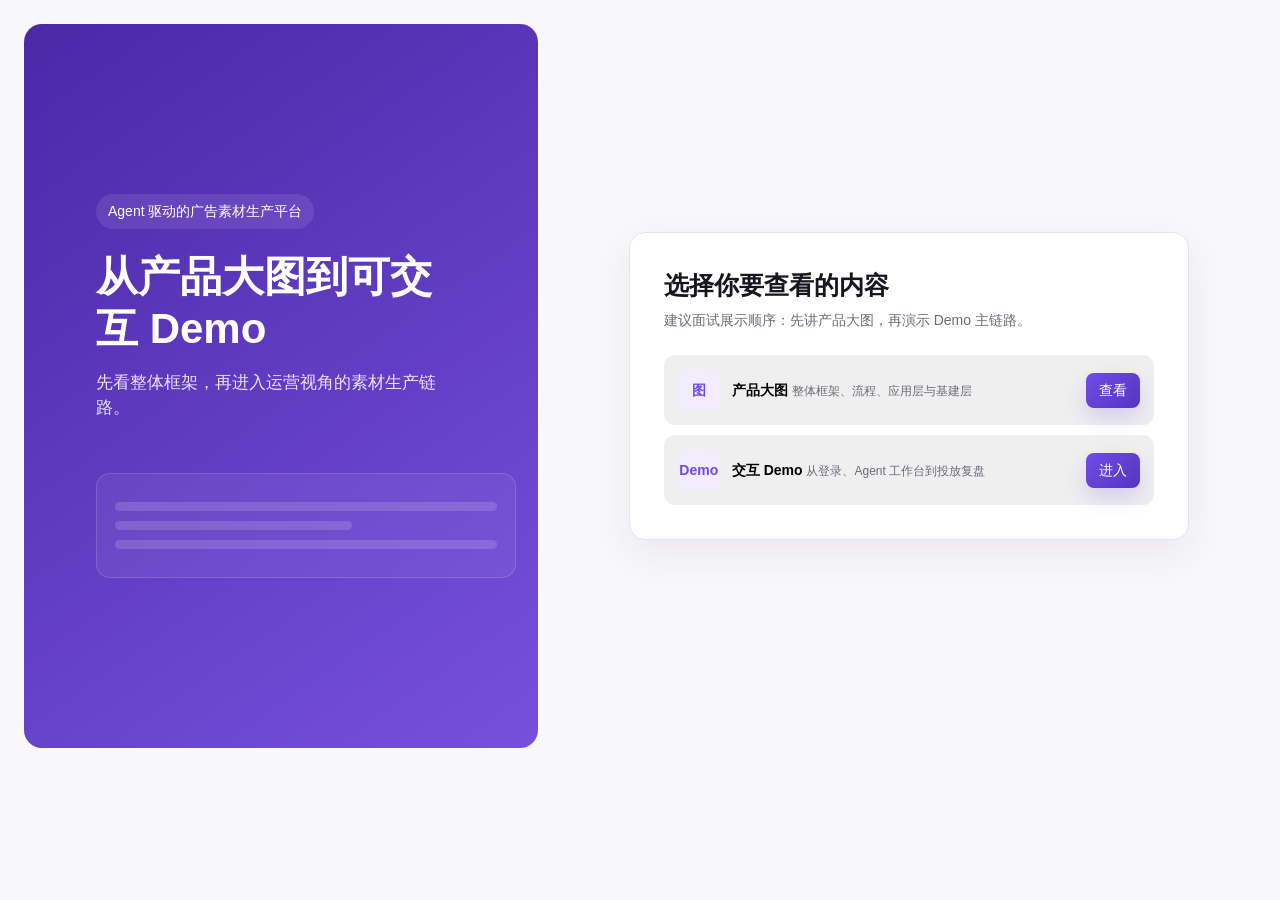
<file: index.html>
<!doctype html>
<html lang="zh-CN">
<head>
  <meta charset="utf-8">
  <meta name="viewport" content="width=device-width,initial-scale=1">
  <title>Agent 广告素材生产平台</title>
  <link rel="stylesheet" href="styles.css">
</head>
<body class="auth-page">
  <main class="auth-main">
    <section class="auth-hero">
      <span class="hero-chip">Agent 驱动的广告素材生产平台</span>
      <h1>从产品大图到可交互 Demo</h1>
      <p>先看整体框架，再进入运营视角的素材生产链路。</p>
      <div class="hero-ghost">
        <div class="ghost-line"></div>
        <div class="ghost-line short"></div>
        <div class="ghost-line"></div>
      </div>
    </section>

    <section class="auth-side">
      <div class="auth-card wide">
        <h2>选择你要查看的内容</h2>
        <p class="sub">建议面试展示顺序：先讲产品大图，再演示 Demo 主链路。</p>
        <div class="space-list">
          <button class="space-card workspace-button" onclick="location.href='product-map/index.html'">
            <span class="space-logo">图</span>
            <span>
              <span class="space-name">产品大图</span>
              <span class="space-meta">整体框架、流程、应用层与基建层</span>
            </span>
            <span class="enter">查看</span>
          </button>
          <button class="space-card workspace-button" onclick="location.href='01-login.html'">
            <span class="space-logo">Demo</span>
            <span>
              <span class="space-name">交互 Demo</span>
              <span class="space-meta">从登录、Agent 工作台到投放复盘</span>
            </span>
            <span class="enter">进入</span>
          </button>
        </div>
      </div>
    </section>
  </main>
</body>
</html>
</file>
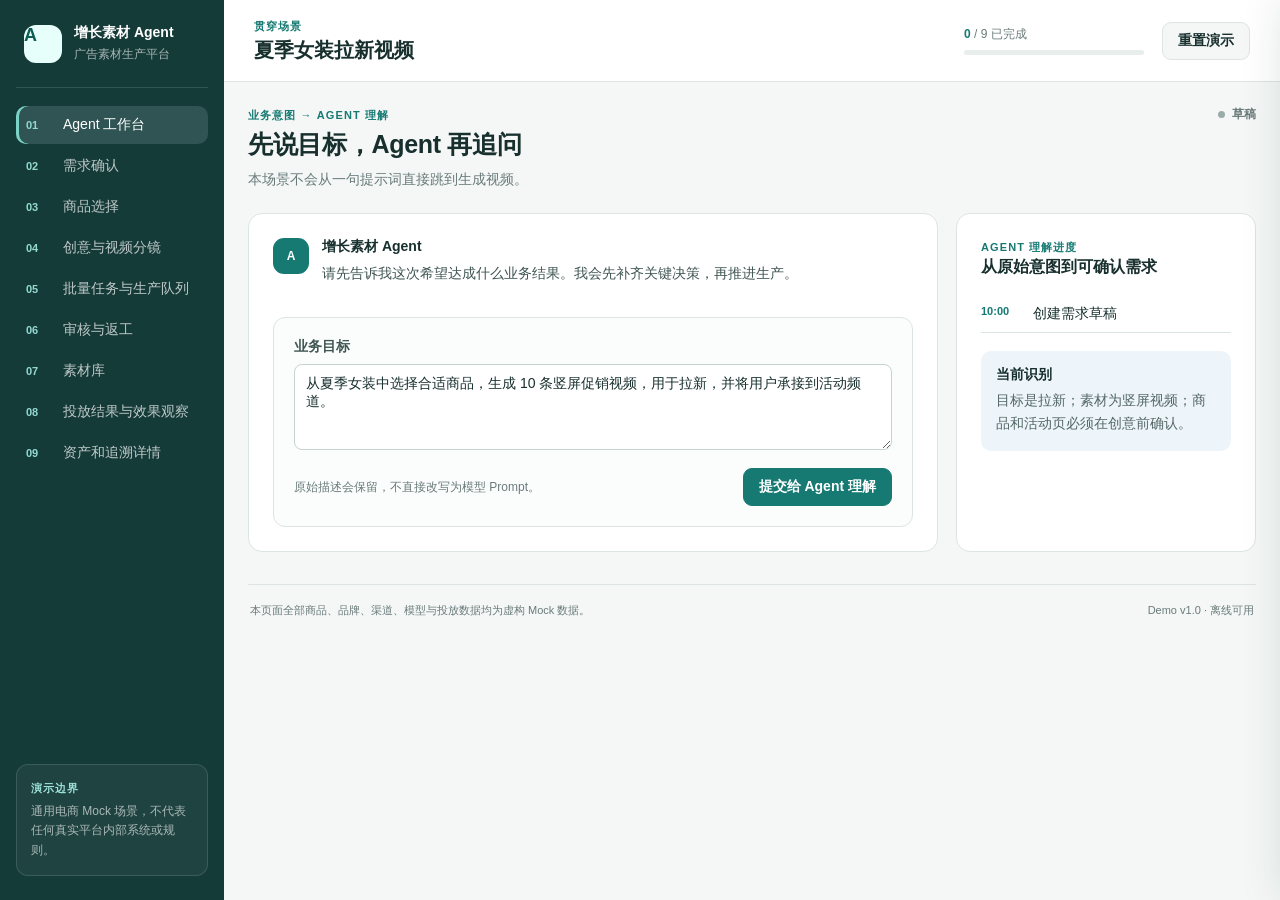
<file: demo/index.html>
<!doctype html>
<html lang="zh-CN">
<head>
  <meta charset="utf-8" />
  <meta name="viewport" content="width=device-width, initial-scale=1" />
  <meta name="description" content="Agent 驱动的广告素材生产平台交互演示" />
  <title>Agent 广告素材生产平台 Demo</title>
  <link rel="stylesheet" href="styles.css" />
</head>
<body>
  <a class="skip-link" href="#workspace">跳到主要内容</a>
  <div class="app-shell">
    <aside class="sidebar" aria-label="主导航">
      <div class="brand">
        <span class="brand-mark" aria-hidden="true">A</span>
        <div><strong>增长素材 Agent</strong><span>广告素材生产平台</span></div>
      </div>
      <nav id="main-nav"></nav>
      <div class="sidebar-note">
        <span class="eyebrow">演示边界</span>
        <p>通用电商 Mock 场景，不代表任何真实平台内部系统或规则。</p>
      </div>
    </aside>

    <div class="app-main">
      <header class="topbar">
        <div>
          <p class="eyebrow">贯穿场景</p>
          <h1 id="page-title">夏季女装拉新视频</h1>
        </div>
        <div class="topbar-actions">
          <div class="case-progress" id="case-progress" aria-label="演示进度"></div>
          <button class="button button-ghost" id="reset-demo" type="button">重置演示</button>
        </div>
      </header>

      <main id="workspace" tabindex="-1"></main>
    </div>
  </div>

  <div class="drawer-backdrop" id="drawer-backdrop" hidden></div>
  <aside class="drawer" id="detail-drawer" role="dialog" aria-modal="true" aria-labelledby="drawer-title" aria-hidden="true" hidden>
    <div class="drawer-header">
      <div><p class="eyebrow" id="drawer-eyebrow">详情</p><h2 id="drawer-title">详情</h2></div>
      <button class="icon-button" id="close-drawer" type="button" aria-label="关闭详情">×</button>
    </div>
    <div class="drawer-body" id="drawer-body"></div>
  </aside>

  <div class="toast" id="toast" role="status" aria-live="polite" aria-atomic="true"></div>
  <div class="sr-only" id="live-region" aria-live="polite"></div>

  <script src="data/mock-data.js"></script>
  <script src="data/scenario.js"></script>
  <script src="state-machine.js"></script>
  <script src="components/ui.js"></script>
  <script src="app.js"></script>
</body>
</html>
</file>
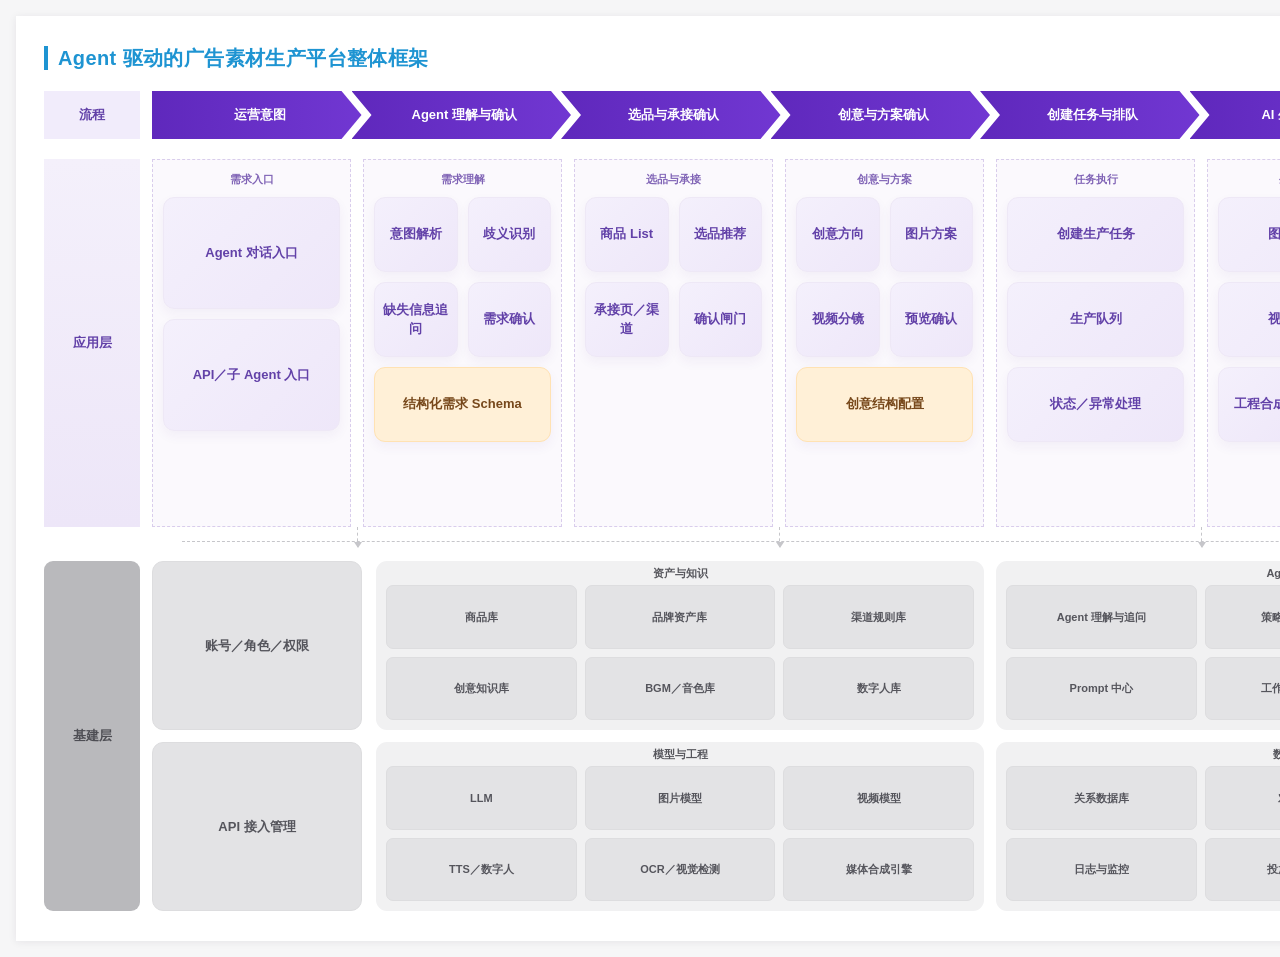
<file: product-map/index.html>
<!doctype html>
<html lang="zh-CN">
  <head>
    <meta charset="utf-8" />
    <meta name="viewport" content="width=device-width, initial-scale=1" />
    <meta name="description" content="Agent 驱动的广告素材生产平台整体产品框架" />
    <title>Agent 驱动的广告素材生产平台整体框架</title>
    <link rel="stylesheet" href="styles.css" />
  </head>
  <body>
    <main class="poster-scroll" aria-labelledby="poster-title">
      <article class="poster">
        <header class="poster-header">
          <span class="title-rule" aria-hidden="true"></span>
          <h1 id="poster-title">Agent 驱动的广告素材生产平台整体框架</h1>
        </header>

        <section class="flow-row" aria-label="业务流程">
          <div class="section-label section-label-flow">流程</div>
          <ol id="flow-track" class="flow-track"></ol>
        </section>

        <section class="layer-row application-row" aria-labelledby="application-title">
          <h2 id="application-title" class="section-label section-label-app">应用层</h2>
          <div id="application-grid" class="application-grid"></div>
        </section>

        <div class="bridge" aria-hidden="true">
          <span></span><i></i><i></i><i></i><i></i>
        </div>

        <section class="layer-row foundation-row" aria-labelledby="foundation-title">
          <h2 id="foundation-title" class="section-label section-label-foundation">基建层</h2>
          <div class="foundation-layout">
            <div id="access-stack" class="access-stack"></div>
            <div id="capability-stack" class="capability-stack"></div>
            <div id="governance-stack" class="governance-stack"></div>
          </div>
        </section>
      </article>
    </main>

    <script src="data/product-map.js"></script>
    <script src="app.js"></script>
  </body>
</html>
</file>
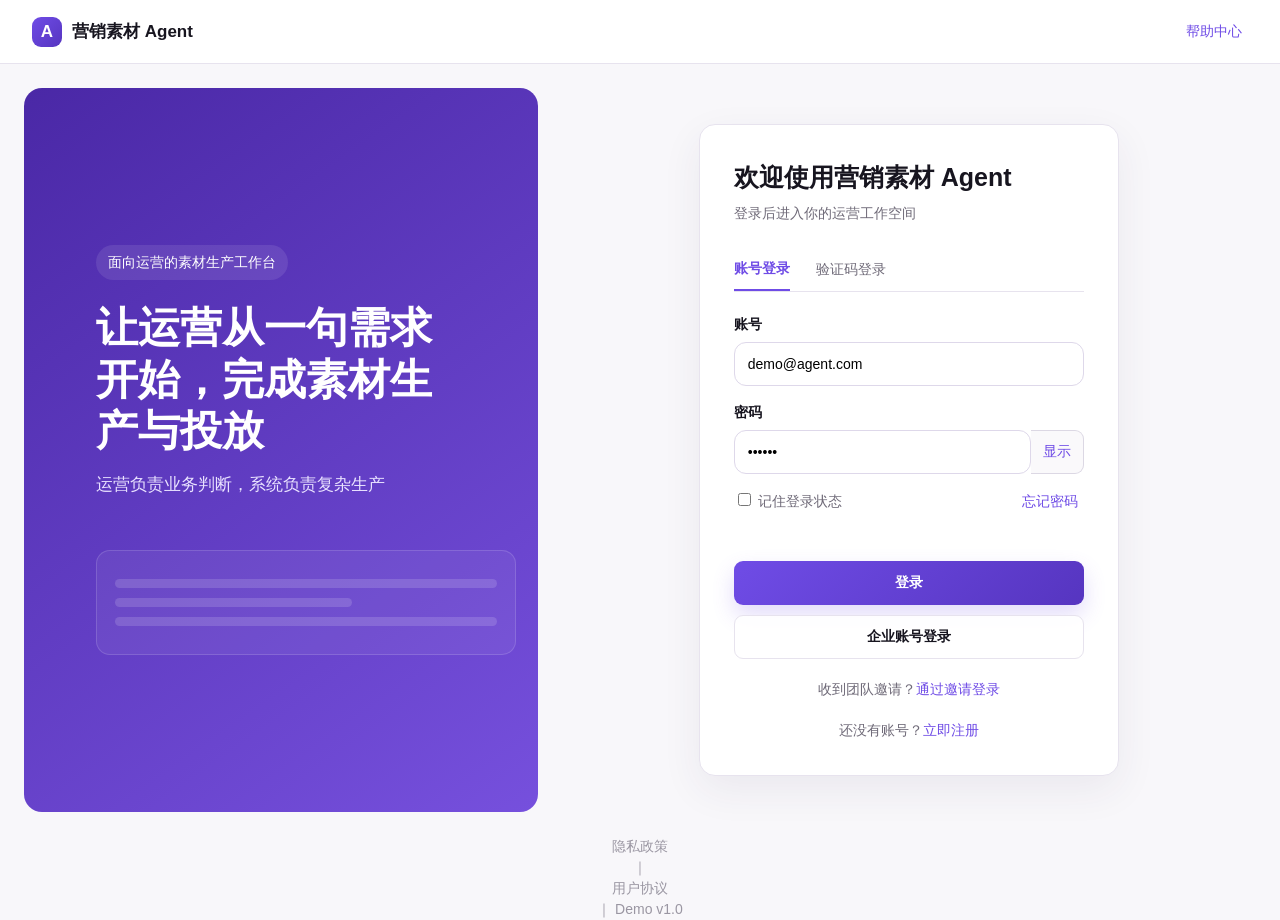
<file: 01-login.html>
<!doctype html>
<html lang="zh-CN">
<head>
  <meta charset="utf-8">
  <meta name="viewport" content="width=device-width, initial-scale=1">
  <title>登录｜营销素材 Agent</title>
  <link rel="stylesheet" href="styles.css">
</head>
<body class="auth-page" data-page="login">
  <header class="auth-top">
    <div class="brand"><span class="brand-mark">A</span>营销素材 Agent</div>
    <button class="text-link" type="button" data-open-dialog="help-dialog">帮助中心</button>
  </header>
  <main class="auth-main">
    <section class="auth-hero">
      <span class="hero-chip">面向运营的素材生产工作台</span>
      <h1>让运营从一句需求开始，完成素材生产与投放</h1>
      <p>运营负责业务判断，系统负责复杂生产</p>
      <div class="hero-ghost" aria-hidden="true"><div class="ghost-line"></div><div class="ghost-line short"></div><div class="ghost-line"></div></div>
    </section>

    <section class="auth-side">
      <div class="auth-card">
        <div id="login-view">
          <h2>欢迎使用营销素材 Agent</h2>
          <p class="sub">登录后进入你的运营工作空间</p>
          <div class="tabs">
            <button class="tab tab-button active" type="button" data-auth-view="account">账号登录</button>
            <button class="tab tab-button" type="button" data-auth-view="code">验证码登录</button>
          </div>

          <form id="account-form">
            <div class="field"><label for="account">账号</label><input id="account" value="demo@agent.com" placeholder="手机号或邮箱"></div>
            <div class="field"><label for="password">密码</label><div class="input-action"><input id="password" value="123456" type="password" placeholder="请输入密码"><button type="button" id="toggle-password">显示</button></div></div>
            <div class="form-row"><label><input type="checkbox" id="remember"> 记住登录状态</label><button class="text-link" type="button" data-open-dialog="forgot-dialog">忘记密码</button></div>
            <p class="form-message" id="account-message"></p>
            <button class="primary" id="login-button" type="submit">登录</button>
            <button class="secondary" id="enterprise-login" type="button">企业账号登录</button>
          </form>

          <form id="code-form" hidden>
            <div class="field"><label for="code-account">手机号或邮箱</label><input id="code-account" placeholder="请输入手机号或邮箱"></div>
            <div class="field"><label for="login-code">验证码</label><div class="input-action"><input id="login-code" placeholder="请输入验证码"><button type="button" data-send-code="login">获取验证码</button></div></div>
            <p class="form-message" id="code-message"></p>
            <button class="primary" type="submit">登录</button>
          </form>

          <p class="auth-note">收到团队邀请？<button class="text-link inline-button" type="button" data-open-dialog="invite-login-dialog">通过邀请登录</button></p>
          <p class="auth-note">还没有账号？<button class="text-link inline-button" id="show-register" type="button">立即注册</button></p>
        </div>

        <form id="register-view" hidden>
          <h2>创建账号</h2><p class="sub">注册后进入工作空间选择</p>
          <div class="field"><label for="register-name">姓名</label><input id="register-name" placeholder="请输入姓名"></div>
          <div class="field"><label for="register-account">手机号或邮箱</label><input id="register-account" placeholder="请输入手机号或邮箱"></div>
          <div class="field"><label for="register-code">验证码</label><div class="input-action"><input id="register-code" placeholder="请输入验证码"><button type="button" data-send-code="register">获取验证码</button></div></div>
          <div class="field"><label for="register-password">密码</label><input id="register-password" type="password" placeholder="请输入密码"></div>
          <div class="field"><label for="register-confirm">确认密码</label><input id="register-confirm" type="password" placeholder="再次输入密码"></div>
          <label><input id="register-agree" type="checkbox"> 我已阅读并同意用户协议和隐私政策</label>
          <p class="form-message" id="register-message"></p>
          <button class="primary" type="submit">注册并继续</button>
          <button class="secondary" id="back-login" type="button">返回登录</button>
        </form>
      </div>
    </section>
  </main>

  <footer class="auth-footer"><button class="footer-link" data-open-dialog="legal-dialog" type="button">隐私政策</button>｜<button class="footer-link" data-open-dialog="legal-dialog" type="button">用户协议</button>｜ Demo v1.0</footer>

  <dialog id="help-dialog"><h3>帮助中心</h3><p>演示账号：demo@agent.com<br>演示密码：123456</p><button class="primary" type="button" data-close-dialog>知道了</button></dialog>
  <dialog id="legal-dialog"><h3>协议说明</h3><p>当前为产品演示页面，不会提交真实账号或个人信息。</p><button class="primary" type="button" data-close-dialog>关闭</button></dialog>
  <dialog id="forgot-dialog">
    <form id="forgot-form"><h3>重置密码</h3><div class="field"><label for="forgot-account">手机号或邮箱</label><input id="forgot-account" required></div><div class="field"><label for="forgot-code">验证码</label><div class="input-action"><input id="forgot-code" required><button type="button" data-send-code="forgot">获取验证码</button></div></div><div class="field"><label for="new-password">新密码</label><input id="new-password" type="password" required></div><p class="form-message" id="forgot-message"></p><div class="dialog-actions"><button class="secondary" type="button" data-close-dialog>取消</button><button class="primary" type="submit">确认重置</button></div></form>
  </dialog>
  <dialog id="invite-login-dialog">
    <form id="invite-login-form"><h3>通过邀请登录</h3><div class="field"><label for="invite-login-code">团队邀请码</label><input id="invite-login-code" placeholder="例如：XH2026"></div><p class="form-message" id="invite-login-message"></p><div class="dialog-actions"><button class="secondary" type="button" data-close-dialog>取消</button><button class="primary" type="submit">确认并登录</button></div></form>
  </dialog>
  <script src="auth.js"></script>
</body>
</html>
</file>
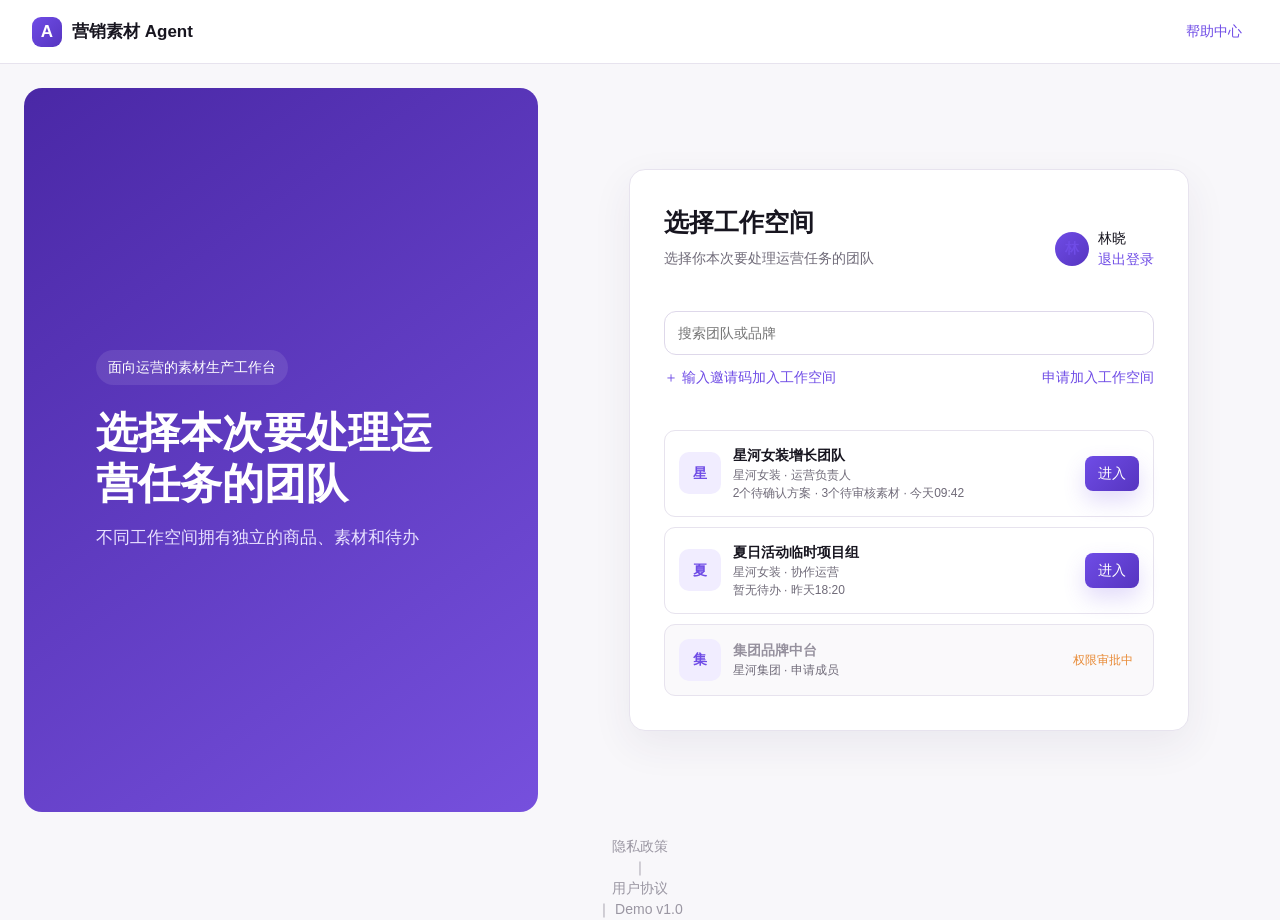
<file: 01-workspace.html>
<!doctype html>
<html lang="zh-CN">
<head>
  <meta charset="utf-8">
  <meta name="viewport" content="width=device-width, initial-scale=1">
  <title>选择工作空间｜营销素材 Agent</title>
  <link rel="stylesheet" href="styles.css">
</head>
<body class="auth-page" data-page="workspace">
  <header class="auth-top">
    <div class="brand"><span class="brand-mark">A</span>营销素材 Agent</div>
    <button class="text-link" type="button" data-open-dialog="help-dialog">帮助中心</button>
  </header>
  <main class="auth-main">
    <section class="auth-hero">
      <span class="hero-chip">面向运营的素材生产工作台</span>
      <h1>选择本次要处理运营任务的团队</h1>
      <p>不同工作空间拥有独立的商品、素材和待办</p>
    </section>
    <section class="auth-side">
      <div class="auth-card wide">
        <div class="account-line">
          <div><h2>选择工作空间</h2><p class="sub">选择你本次要处理运营任务的团队</p></div>
          <div class="account"><span class="avatar">林</span><span>林晓<br><button class="text-link inline-button" id="logout" type="button">退出登录</button></span></div>
        </div>
        <input class="search" id="workspace-search" placeholder="搜索团队或品牌">
        <div class="workspace-actions"><button class="text-link inline-button" type="button" data-open-dialog="invite-dialog">＋ 输入邀请码加入工作空间</button><button class="text-link inline-button" type="button" data-open-dialog="apply-dialog">申请加入工作空间</button></div>
        <p class="form-message" id="workspace-message"></p>
        <div class="space-list" id="space-list">
          <div class="space-card" data-search="星河女装增长团队 星河女装"><span class="space-logo">星</span><div><div class="space-name">星河女装增长团队</div><div class="space-meta">星河女装 · 运营负责人</div><div class="space-meta">2个待确认方案 · 3个待审核素材 · 今天09:42</div></div><button class="enter" type="button" data-enter-workspace="星河女装增长团队">进入</button></div>
          <div class="space-card" data-search="夏日活动临时项目组 星河女装"><span class="space-logo">夏</span><div><div class="space-name">夏日活动临时项目组</div><div class="space-meta">星河女装 · 协作运营</div><div class="space-meta">暂无待办 · 昨天18:20</div></div><button class="enter" type="button" data-enter-workspace="夏日活动临时项目组">进入</button></div>
          <div class="space-card disabled" data-search="集团品牌中台 星河集团"><span class="space-logo">集</span><div><div class="space-name">集团品牌中台</div><div class="space-meta">星河集团 · 申请成员</div></div><button class="pending-button" type="button" id="pending-info">权限审批中</button></div>
        </div>
      </div>
    </section>
  </main>
  <footer class="auth-footer"><button class="footer-link" data-open-dialog="legal-dialog" type="button">隐私政策</button>｜<button class="footer-link" data-open-dialog="legal-dialog" type="button">用户协议</button>｜ Demo v1.0</footer>

  <dialog id="help-dialog"><h3>帮助中心</h3><p>选择可用的工作空间进入 Agent 工作台；审批中的空间暂不可进入。</p><button class="primary" type="button" data-close-dialog>知道了</button></dialog>
  <dialog id="legal-dialog"><h3>协议说明</h3><p>当前为产品演示页面，不会连接真实工作空间。</p><button class="primary" type="button" data-close-dialog>关闭</button></dialog>
  <dialog id="invite-dialog"><form id="invite-form"><h3>输入邀请码</h3><div class="field"><label for="invite-code">团队邀请码</label><input id="invite-code" placeholder="输入任意邀请码即可演示"></div><p class="form-message" id="invite-message"></p><div class="dialog-actions"><button class="secondary" type="button" data-close-dialog>取消</button><button class="primary" type="submit">确认加入</button></div></form></dialog>
  <dialog id="apply-dialog"><form id="apply-form"><h3>申请加入工作空间</h3><div class="field"><label for="apply-name">工作空间名称</label><input id="apply-name" placeholder="例如：新品增长项目组"></div><div class="field"><label for="apply-reason">申请理由</label><input id="apply-reason" placeholder="请输入申请理由"></div><p class="form-message" id="apply-message"></p><div class="dialog-actions"><button class="secondary" type="button" data-close-dialog>取消</button><button class="primary" type="submit">提交申请</button></div></form></dialog>
  <dialog id="pending-dialog"><h3>权限审批中</h3><p>集团品牌中台正在审批你的申请，审批通过后即可进入。</p><button class="primary" type="button" data-close-dialog>知道了</button></dialog>
  <script src="auth.js"></script>
</body>
</html>
</file>
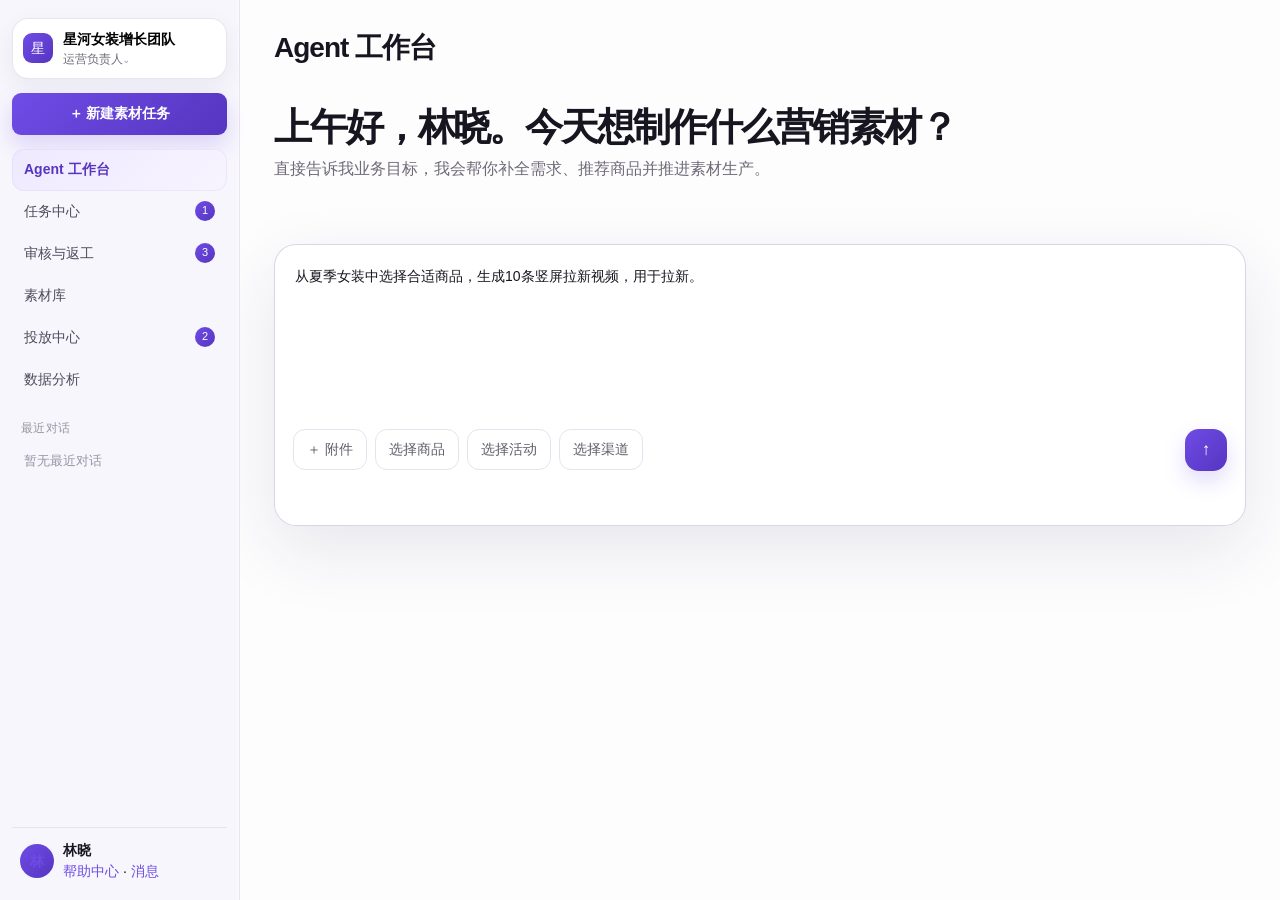
<file: 02-agent-workbench.html>
<!doctype html>
<html lang="zh-CN">
<head><meta charset="utf-8"><meta name="viewport" content="width=device-width,initial-scale=1"><title>Agent 工作台</title><link rel="stylesheet" href="styles.css"></head>
<body data-page="workbench">
<main class="workbench simple-workbench">
  <aside class="sidebar">
    <button class="workspace workspace-button" data-href="01-workspace.html"><span class="brand-mark">星</span><span><strong>星河女装增长团队</strong><small>运营负责人⌄</small></span></button>
    <button class="new-task" id="new-agent-task">＋ 新建素材任务</button>
    <button class="nav-item nav-button active" data-href="02-agent-workbench.html">Agent 工作台</button><button class="nav-item nav-button" data-href="04-task-center.html"><span>任务中心</span><span class="badge">1</span></button><button class="nav-item nav-button" data-href="05-review.html"><span>审核与返工</span><span class="badge">3</span></button><button class="nav-item nav-button" data-href="06-material-library.html">素材库</button><button class="nav-item nav-button" data-href="07-launch-center.html"><span>投放中心</span><span class="badge">2</span></button><button class="nav-item nav-button" data-href="08-data-analysis.html">数据分析</button>
    <div class="nav-title">最近对话</div><div class="recent-empty" id="recent-empty">暂无最近对话</div><button class="nav-item nav-button recent" id="recent-current-conversation" data-conversation="current" hidden>夏季女装10条拉新视频</button>
    <div class="sidebar-foot"><div class="user-line"><span class="avatar">林</span><div><strong>林晓</strong><br><button class="inline-button" data-open-dialog="workbench-help">帮助中心</button> · <button class="inline-button" data-open-dialog="notice-dialog">消息</button></div></div></div>
  </aside>

  <section class="main-panel">
    <div class="main-head"><strong class="workbench-page-title">Agent 工作台</strong></div>
    <div class="welcome simplified-welcome">
      <h1 id="workbench-title">上午好，林晓。今天想制作什么营销素材？</h1>
      <p id="workbench-subtitle">直接告诉我业务目标，我会帮你补全需求、推荐商品并推进素材生产。</p>

      <div id="conversation-history" class="agent-result conversation-history" hidden>
        <div class="conversation-heading"><strong id="conversation-title"></strong><span>历史对话</span></div>
        <div class="user-bubble" id="history-user-message"></div><div class="agent-bubble" id="history-agent-message"></div>
        <div class="user-bubble" id="history-user-confirm"></div><div class="agent-bubble" id="history-agent-result"></div>
      </div>

      <div id="agent-result" class="agent-result" hidden>
        <div id="conversation-log" class="conversation-log"></div>
        <div id="requirement-summary" class="agent-bubble requirement-summary" hidden>
          <h3>需求理解已完成，请确认</h3>
          <div class="summary-box"><div class="summary-line"><span>业务目标</span><strong>新客拉新</strong></div><div class="summary-line"><span>素材类型</span><strong>竖屏视频</strong></div><div class="summary-line"><span>生成数量</span><strong>10条</strong></div><div class="summary-line"><span>数量含义</span><strong id="summary-distribution"></strong></div><div class="summary-line"><span>选品范围</span><strong>夏季女装</strong></div><div class="summary-line"><span>投放渠道</span><strong id="summary-channel"></strong></div><div class="summary-line"><span>目标人群</span><strong id="summary-audience"></strong></div><div class="summary-line"><span>承接方式</span><strong id="summary-landing"></strong></div><div class="summary-line"><span>视频规格</span><strong>9:16 · 15秒</strong></div></div>
          <div class="requirement-actions"><button class="small-primary" id="confirm-agent-plan" data-href="03-plan-confirmation.html?step=requirement">确认需求，生成生产方案</button><button class="small-secondary" type="button" id="modify-agent-requirement" data-open-dialog="requirement-edit-dialog">修改需求</button></div>
        </div>
      </div>

      <div class="prompt-box demo-prompt-box">
        <textarea id="agent-prompt" aria-label="需求输入">从夏季女装中选择合适商品，生成10条竖屏拉新视频，用于拉新。</textarea>
        <div class="prompt-tools"><input id="agent-file" type="file" hidden><button class="tool" id="attach-file">＋ 附件</button><button class="tool" data-append-prompt="选品范围：夏季女装；">选择商品</button><button class="tool" data-append-prompt="承接活动：清凉一夏女装活动页；">选择活动</button><button class="tool" data-append-prompt="投放渠道：短视频信息流；">选择渠道</button><button class="send" id="send-agent-request" aria-label="提交需求">↑</button></div>
        <p class="form-message" id="workbench-message"></p>
      </div>
    </div>
  </section>
</main>
<dialog id="requirement-edit-dialog" class="requirement-edit-dialog"><form id="requirement-edit-form"><h3>修改已确认需求</h3><p class="product-meta">修改后将更新当前需求摘要，不会重新开始对话。</p><div class="edit-requirement-grid"><div class="field"><label>业务目标</label><input value="新客拉新" disabled></div><div class="field"><label>素材类型</label><input value="10条竖屏视频" disabled></div><div class="field"><label>商品与版本</label><select id="edit-distribution"><option>10个商品，每个商品1条</option><option>少量商品，10个创意版本</option></select></div><div class="field"><label>投放渠道</label><select id="edit-channel"><option>短视频信息流</option><option>品牌自有频道</option></select></div><div class="field"><label>目标人群</label><select id="edit-audience"><option>25—35岁通勤女装新客</option><option>泛夏装新客</option></select></div><div class="field"><label>承接页面</label><select id="edit-landing"><option>清凉一夏女装活动页</option><option>对应商品详情页</option></select></div></div><div class="field"><label>补充说明</label><textarea id="edit-note" placeholder="例如：优惠信息需要在前3秒出现"></textarea></div><div class="dialog-actions"><button class="secondary" type="button" data-close-dialog>取消</button><button class="primary" type="submit">保存修改</button></div></form></dialog>
<dialog id="workbench-help"><h3>工作台帮助</h3><p>提交示例需求后，Agent会追问缺失信息，并引导你进入方案确认。</p><button class="primary" data-close-dialog>关闭</button></dialog>
<dialog id="notice-dialog" class="team-message-dialog"><div class="chat-head"><div><strong>星河女装增长团队</strong><span>3人在线 · 工作组沟通</span></div><button class="chat-close" type="button" data-close-dialog>×</button></div><div class="team-message-list" id="team-message-list"><div class="chat-row"><span class="chat-avatar">周</span><div><span class="chat-name">周然</span><p class="chat-bubble">如果这批视频确认生产，我来同步活动页排期。</p></div></div><div class="chat-row"><span class="chat-avatar">陈</span><div><span class="chat-name">陈露</span><p class="chat-bubble">品牌Logo安全区我已经更新，可以在审核时重点看镜头4。</p></div></div></div><div class="chat-input-bar"><textarea id="team-message-input" placeholder="输入消息，和工作组同步进展"></textarea><button class="primary" type="button" id="send-team-message">发送</button></div><p class="form-message" id="team-message-tip"></p></dialog>
<script src="pages.js"></script>
</body>
</html>
</file>
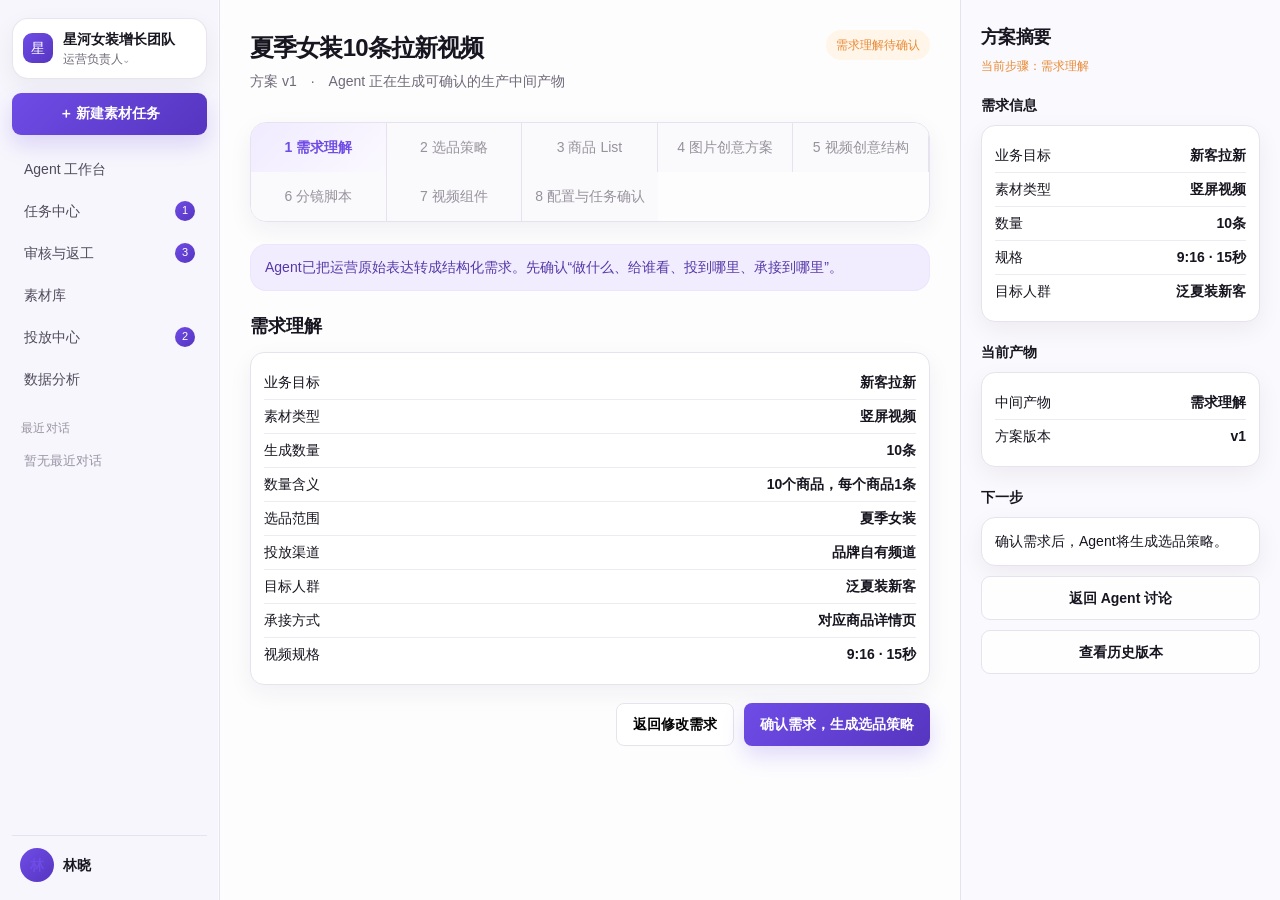
<file: 03-plan-confirmation.html>
<!doctype html>
<html lang="zh-CN">
<head><meta charset="utf-8"><meta name="viewport" content="width=device-width,initial-scale=1"><title>方案确认</title><link rel="stylesheet" href="styles.css"></head>
<body data-page="plan">
<main class="product-shell">
  <aside class="sidebar">
    <div class="workspace"><span class="brand-mark">星</span><div><strong>星河女装增长团队</strong><small>运营负责人⌄</small></div></div>
    <button class="new-task" data-href="02-agent-workbench.html">＋ 新建素材任务</button>
    <button class="nav-item nav-button" data-href="02-agent-workbench.html">Agent 工作台</button><button class="nav-item nav-button" data-href="04-task-center.html"><span>任务中心</span><span class="badge">1</span></button><button class="nav-item nav-button" data-href="05-review.html"><span>审核与返工</span><span class="badge">3</span></button><button class="nav-item nav-button" data-href="06-material-library.html">素材库</button><button class="nav-item nav-button" data-href="07-launch-center.html"><span>投放中心</span><span class="badge">2</span></button><button class="nav-item nav-button" data-href="08-data-analysis.html">数据分析</button>
    <div class="nav-title">最近对话</div><div class="recent-empty">暂无最近对话</div><button class="nav-item nav-button recent" data-conversation="current" hidden>夏季女装10条拉新视频</button>
    <div class="sidebar-foot"><div class="user-line"><span class="avatar">林</span><strong>林晓</strong></div></div>
  </aside>

  <section class="page-content">
    <div class="page-title-row"><div><h1>夏季女装10条拉新视频</h1><p>方案 v1　·　Agent 正在生成可确认的生产中间产物</p></div><span class="soft-label" id="plan-status">需求理解待确认</span></div>
    <div class="flow-tabs">
      <button class="flow-step" data-plan-tab="requirement">1 需求理解</button>
      <button class="flow-step" data-plan-tab="selection-strategy">2 选品策略</button>
      <button class="flow-step" data-plan-tab="product-list">3 商品 List</button>
      <button class="flow-step" data-plan-tab="image-creative">4 图片创意方案</button>
      <button class="flow-step" data-plan-tab="video-structure">5 视频创意结构</button>
      <button class="flow-step" data-plan-tab="storyboard-script">6 分镜脚本</button>
      <button class="flow-step" data-plan-tab="video-components">7 视频组件</button>
      <button class="flow-step" data-plan-tab="task-config">8 配置与任务确认</button>
    </div>

    <div class="plan-step-panel" data-plan-step="requirement">
      <div class="info-banner">Agent已把运营原始表达转成结构化需求。先确认“做什么、给谁看、投到哪里、承接到哪里”。</div>
      <div class="content-head"><h2>需求理解</h2></div>
      <div class="summary-box"><div class="summary-line"><span>业务目标</span><strong>新客拉新</strong></div><div class="summary-line"><span>素材类型</span><strong>竖屏视频</strong></div><div class="summary-line"><span>生成数量</span><strong>10条</strong></div><div class="summary-line"><span>数量含义</span><strong>10个商品，每个商品1条</strong></div><div class="summary-line"><span>选品范围</span><strong>夏季女装</strong></div><div class="summary-line"><span>投放渠道</span><strong>品牌自有频道</strong></div><div class="summary-line"><span>目标人群</span><strong>泛夏装新客</strong></div><div class="summary-line"><span>承接方式</span><strong>对应商品详情页</strong></div><div class="summary-line"><span>视频规格</span><strong>9:16 · 15秒</strong></div></div>
      <div class="page-actions"><button class="small-secondary" data-href="02-agent-workbench.html">返回修改需求</button><button class="small-primary" data-plan-goto="selection-strategy">确认需求，生成选品策略</button></div>
    </div>

    <div class="plan-step-panel" data-plan-step="selection-strategy" hidden>
      <div class="info-banner">Agent先生成选品策略，再生成商品 List。商品不是凭空挑选，而是服务“拉新”和“夏季场景”。</div>
      <div class="content-head"><h2>选品策略</h2></div>
      <div class="product-grid">
        <article class="product-card"><strong>拉新优先</strong><div class="product-meta">优先选择新客容易理解、价格门槛低、卖点直观的商品。</div></article>
        <article class="product-card"><strong>夏季场景优先</strong><div class="product-meta">优先选择清凉、通勤、防晒、显瘦等夏季强场景商品。</div></article>
        <article class="product-card"><strong>素材资产完整</strong><div class="product-meta">优先选择商品图、模特图、详情页信息完整的商品。</div></article>
        <article class="product-card"><strong>承接链路清楚</strong><div class="product-meta">每个商品必须有明确承接页，避免点击后无法转化。</div></article>
        <article class="product-card"><strong>内容不重复</strong><div class="product-meta">10条视频覆盖不同商品和不同创意角度，避免批量同质化。</div></article>
      </div>
      <div class="page-actions"><button class="small-secondary" data-plan-goto="requirement">返回需求理解</button><button class="small-primary" data-plan-goto="product-list">进入下一步</button></div>
    </div>

    <div class="plan-step-panel" data-plan-step="product-list" hidden>
      <div class="info-banner">以下商品由选品策略生成，并绑定推荐理由、主卖点、创意方向和承接页。</div>
      <div class="content-head"><h2>商品 List <small>已选 10/10</small></h2></div>
      <div class="task-table">
        <div class="task-table-head"><span>商品</span><span>推荐理由</span><span>主卖点</span><span>创意方向</span><span>承接页</span></div>
        <div class="task-table-row"><strong>冰丝通勤衬衫</strong><span>夏季通勤场景强</span><span>清爽、不贴身、显瘦</span><span>通勤痛点</span><span>商品详情页</span></div>
        <div class="task-table-row"><strong>法式收腰连衣裙</strong><span>新客点击兴趣高</span><span>显瘦、优惠、约会通勤都可穿</span><span>利益直给</span><span>商品详情页</span></div>
        <div class="task-table-row"><strong>轻薄防晒开衫</strong><span>夏季防晒需求强</span><span>轻薄、防晒、百搭</span><span>场景种草</span><span>商品详情页</span></div>
        <div class="task-table-row"><strong>高腰垂感阔腿裤</strong><span>适合搭配内容</span><span>显高、修饰腿型</span><span>搭配对比</span><span>商品详情页</span></div>
      </div>
      <p class="form-message success">已生成10个商品的生产清单，当前仅展示核心样例。</p>
      <div class="page-actions"><button class="small-secondary" data-plan-goto="selection-strategy">返回选品策略</button><button class="small-primary" data-plan-goto="image-creative">进入下一步</button></div>
    </div>

    <div class="plan-step-panel" data-plan-step="image-creative" hidden>
      <div class="info-banner">视频生产前先准备图片创意方案，作为视频镜头和组件的画面来源。</div>
      <div class="content-head"><h2>图片创意方案</h2></div>
      <div class="product-grid">
        <article class="product-card"><div class="product-pic">主</div><strong>商品主视觉</strong><div class="product-meta">用于视频开头和商品展示镜头。</div><div class="recommend">风格：清爽浅色背景，突出商品上身效果。</div></article>
        <article class="product-card"><div class="product-pic">景</div><strong>场景图</strong><div class="product-meta">用于通勤、约会、出游等画面场景。</div><div class="recommend">风格：地铁口、办公室、街区等夏季真实场景。</div></article>
        <article class="product-card"><div class="product-pic">卖</div><strong>卖点图</strong><div class="product-meta">用于展示清爽、防晒、显瘦、优惠等卖点。</div><div class="recommend">文案：短句突出，不超过两层信息。</div></article>
      </div>
      <div class="page-actions"><button class="small-secondary" data-plan-goto="product-list">返回商品 List</button><button class="small-primary" data-plan-goto="video-structure">进入下一步</button></div>
    </div>

    <div class="plan-step-panel" data-plan-step="video-structure" hidden>
      <div class="info-banner">视频创意结构决定每条视频的叙事顺序，分镜脚本会基于结构继续展开。</div>
      <div class="content-head"><h2>视频创意结构 <small id="video-structure-count">已分配 10/10 条</small></h2></div>
      <div class="product-grid">
        <article class="product-card"><div class="product-pic">痛</div><strong>痛点开场型</strong><div class="product-meta">痛点 → 商品出现 → 卖点解释 → 场景证明 → CTA</div><div class="recommend">适用：通勤衬衫、防晒开衫。</div><label class="count-control">条数 <input class="structure-count-input" type="number" min="0" max="10" value="4"> 条</label></article>
        <article class="product-card"><div class="product-pic">利</div><strong>利益直给型</strong><div class="product-meta">优惠信息 → 商品展示 → 上身效果 → 购买理由 → CTA</div><div class="recommend">适用：连衣裙、套装。</div><label class="count-control">条数 <input class="structure-count-input" type="number" min="0" max="10" value="3"> 条</label></article>
        <article class="product-card"><div class="product-pic">比</div><strong>搭配对比型</strong><div class="product-meta">普通穿法 → 优化搭配 → 效果对比 → 商品推荐 → CTA</div><div class="recommend">适用：半裙、T恤。</div><label class="count-control">条数 <input class="structure-count-input" type="number" min="0" max="10" value="3"> 条</label></article>
      </div>
      <p class="form-message success" id="video-structure-message">当前合计10条，可以进入下一步。</p>
      <div class="page-actions"><button class="small-secondary" data-plan-goto="image-creative">返回图片创意方案</button><button class="small-primary" data-plan-goto="storyboard-script">进入下一步</button></div>
    </div>

    <div class="plan-step-panel" data-plan-step="storyboard-script" hidden>
      <div class="info-banner">分镜脚本把视频创意结构拆成镜头级输入，后续每个镜头都能定位、重试和审核。</div>
      <div class="content-head"><h2>分镜脚本 <small>示例：冰丝通勤衬衫</small></h2></div>
      <div class="task-table">
        <div class="task-table-head"><span>镜头</span><span>作用</span><span>画面</span><span>字幕/口播</span><span>时长</span></div>
        <div class="task-table-row"><strong>镜头1</strong><span>痛点吸引</span><span>高温通勤场景</span><span>30°C 通勤怎么穿？</span><span>0-2s</span></div>
        <div class="task-table-row"><strong>镜头2</strong><span>商品出现</span><span>模特上身冰丝衬衫</span><span>清爽不闷，还显瘦</span><span>2-5s</span></div>
        <div class="task-table-row"><strong>镜头3</strong><span>卖点解释</span><span>面料和版型特写</span><span>透气、不贴身、不显臃肿</span><span>5-8s</span></div>
        <div class="task-table-row"><strong>镜头4</strong><span>场景证明</span><span>办公室/地铁通勤</span><span>上班穿也干净利落</span><span>8-11s</span></div>
        <div class="task-table-row"><strong>镜头5</strong><span>优惠提醒</span><span>商品和价格信息</span><span>新客限时优惠</span><span>11-13s</span></div>
        <div class="task-table-row"><strong>镜头6</strong><span>转化引导</span><span>商品详情页入口</span><span>点击查看同款</span><span>13-15s</span></div>
      </div>
      <div class="page-actions"><button class="small-secondary" data-plan-goto="video-structure">返回视频创意结构</button><button class="small-primary" data-plan-goto="video-components">进入下一步</button></div>
    </div>

    <div class="plan-step-panel" data-plan-step="video-components" hidden>
      <div class="info-banner">视频不是直接由一句 Prompt 生成，而是由商品、画面、文案、声音、品牌和承接组件组合生产。</div>
      <div class="content-head"><h2>视频组件</h2></div>
      <div class="product-grid">
        <article class="product-card"><strong>商品组件</strong><div class="product-meta">商品图、商品标题、价格、商品卖点。</div><div class="recommend">来源：商品库。</div></article>
        <article class="product-card"><strong>画面组件</strong><div class="product-meta">模特图、场景图、商品特写、背景图。</div><div class="recommend">来源：图片创意方案与素材库。</div></article>
        <article class="product-card"><strong>文案组件</strong><div class="product-meta">字幕、口播文案、CTA文案。</div><div class="recommend">来源：分镜脚本。</div></article>
        <article class="product-card"><strong>声音组件</strong><div class="product-meta">TTS配音、BGM。</div><div class="recommend">来源：频道规则与品牌规范。</div></article>
        <article class="product-card"><strong>品牌组件</strong><div class="product-meta">Logo、品牌色、字体规范。</div><div class="recommend">来源：品牌资产库。</div></article>
        <article class="product-card"><strong>承接组件</strong><div class="product-meta">商品详情页、活动页、跳转按钮。</div><div class="recommend">来源：承接页配置。</div></article>
      </div>
      <div class="page-actions"><button class="small-secondary" data-plan-goto="storyboard-script">返回分镜脚本</button><button class="small-primary" data-plan-goto="task-config">进入下一步</button></div>
    </div>

    <div class="plan-step-panel" data-plan-step="task-config" hidden>
      <div class="info-banner">这是创建任务前的最后一步。Agent把业务方案转成模型和工程链路可执行的任务配置。</div>
      <div class="content-head"><h2>配置与任务确认</h2></div>
      <h3 class="subsection-title">配置生成</h3>
      <div class="summary-box"><div class="summary-line"><span>商品配置</span><strong>10个商品ID · 每个商品1条视频</strong></div><div class="summary-line"><span>创意配置</span><strong>痛点开场4条、利益直给3条、搭配对比3条</strong></div><div class="summary-line"><span>分镜配置</span><strong>6镜脚本 · 15秒 · 9:16</strong></div><div class="summary-line"><span>组件配置</span><strong>商品、画面、字幕、TTS、BGM、Logo、承接页</strong></div><div class="summary-line"><span>审核配置</span><strong>商品一致性、品牌规范、承接页有效</strong></div><div class="summary-line"><span>异常配置</span><strong>支持局部重试，失败返回对应环节</strong></div></div>
      <h3 class="subsection-title">任务配置</h3>
      <div class="summary-box"><div class="summary-line"><span>任务名称</span><strong>夏季女装10条拉新视频</strong></div><div class="summary-line"><span>生产类型</span><strong>视频批量生产</strong></div><div class="summary-line"><span>生产数量</span><strong>10条视频</strong></div><div class="summary-line"><span>生产链路</span><strong>图片生成 → 视频生成 → 字幕/TTS/BGM → 工程合成 → 质检</strong></div><div class="summary-line"><span>入库策略</span><strong>审核通过后自动进入素材库</strong></div></div>
      <div class="page-actions"><button class="small-secondary" data-plan-goto="video-components">返回视频组件</button><button class="small-primary" data-href="04-task-center.html">创建生产任务</button></div>
    </div>
  </section>

  <aside class="summary-side">
    <h2>方案摘要</h2><div class="status" id="summary-step">当前步骤：需求理解</div>
    <h3>需求信息</h3><div class="summary-box"><div class="summary-line"><span>业务目标</span><strong>新客拉新</strong></div><div class="summary-line"><span>素材类型</span><strong>竖屏视频</strong></div><div class="summary-line"><span>数量</span><strong>10条</strong></div><div class="summary-line"><span>规格</span><strong>9:16 · 15秒</strong></div><div class="summary-line"><span>目标人群</span><strong>泛夏装新客</strong></div></div>
    <h3>当前产物</h3><div class="summary-box"><div class="summary-line"><span>中间产物</span><strong id="summary-artifact">需求理解</strong></div><div class="summary-line"><span>方案版本</span><strong>v1</strong></div></div>
    <h3>下一步</h3><div class="summary-box" id="summary-next">确认需求后，Agent将生成选品策略。</div>
    <button class="secondary" data-href="02-agent-workbench.html">返回 Agent 讨论</button><button class="secondary" data-open-dialog="version-dialog">查看历史版本</button>
  </aside>
</main>

<dialog id="plan-review-dialog" class="plan-review-dialog"><h3 id="plan-review-title">审核修改</h3><p class="product-meta">第2步按文本修改；第3-7步按Schema字段修改，保持原有结构不被打散。</p><textarea id="plan-review-text" readonly></textarea><div id="plan-review-schema" class="plan-schema-editor" hidden></div><p class="form-message" id="plan-review-message"></p><div class="dialog-actions"><button class="secondary" type="button" id="plan-regenerate">重新生成</button><button class="secondary" type="button" id="plan-manual-edit">人工修改</button><button class="primary" type="button" id="plan-save-edit">保存</button><button class="secondary" type="button" data-close-dialog>关闭</button></div></dialog>
<dialog id="version-dialog"><h3>方案历史版本</h3><p>v1 · 当前版本 · 林晓 · 刚刚保存</p><button class="primary" data-close-dialog>关闭</button></dialog>
<script src="workflow.js"></script>
</body>
</html>
</file>
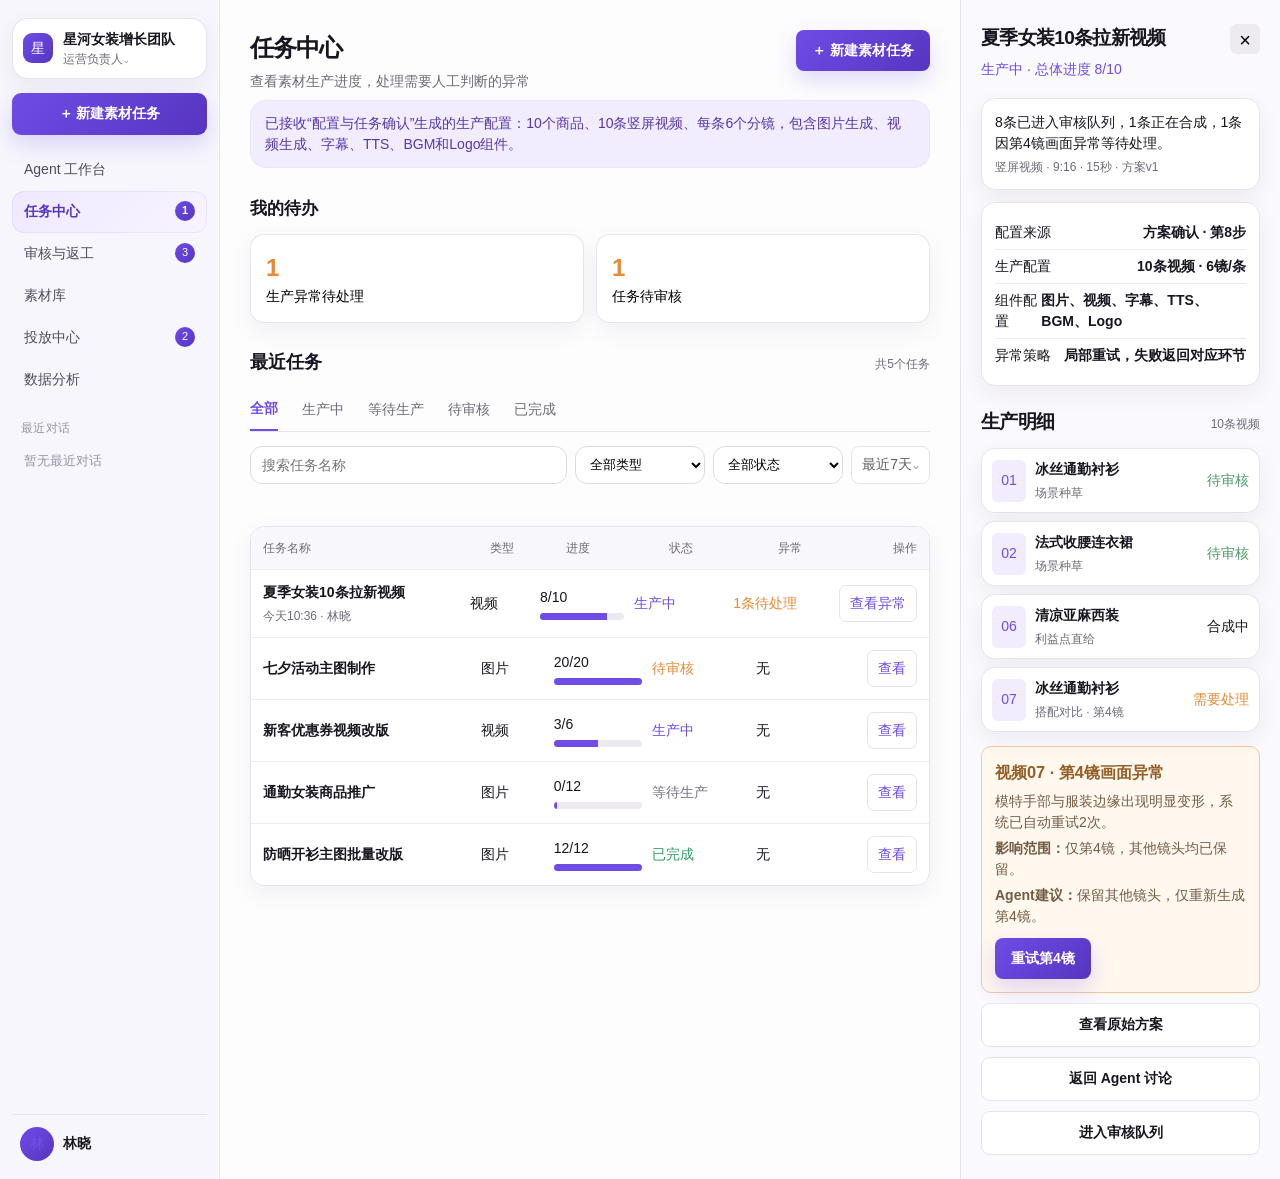
<file: 04-task-center.html>
<!doctype html>
<html lang="zh-CN">
<head><meta charset="utf-8"><meta name="viewport" content="width=device-width,initial-scale=1"><title>任务中心</title><link rel="stylesheet" href="styles.css"></head>
<body data-page="tasks">
<main class="task-shell" id="task-shell">
  <aside class="sidebar">
    <div class="workspace"><span class="brand-mark">星</span><div><strong>星河女装增长团队</strong><small>运营负责人⌄</small></div></div>
    <button class="new-task" data-href="02-agent-workbench.html">＋ 新建素材任务</button>
    <button class="nav-item nav-button" data-href="02-agent-workbench.html">Agent 工作台</button><button class="nav-item nav-button active" data-href="04-task-center.html"><span>任务中心</span><span class="badge">1</span></button><button class="nav-item nav-button" data-href="05-review.html"><span>审核与返工</span><span class="badge">3</span></button><button class="nav-item nav-button" data-href="06-material-library.html">素材库</button><button class="nav-item nav-button" data-href="07-launch-center.html"><span>投放中心</span><span class="badge">2</span></button><button class="nav-item nav-button" data-href="08-data-analysis.html">数据分析</button>
    <div class="nav-title">最近对话</div><div class="recent-empty">暂无最近对话</div><button class="nav-item nav-button recent" data-conversation="current" hidden>夏季女装10条拉新视频</button>
    <div class="sidebar-foot"><div class="user-line"><span class="avatar">林</span><strong>林晓</strong></div></div>
  </aside>

  <section class="page-content">
    <div class="page-title-row"><div><h1>任务中心</h1><p>查看素材生产进度，处理需要人工判断的异常</p></div><button class="small-primary" data-href="02-agent-workbench.html">＋ 新建素材任务</button></div>
    <div class="info-banner">已接收“配置与任务确认”生成的生产配置：10个商品、10条竖屏视频、每条6个分镜，包含图片生成、视频生成、字幕、TTS、BGM和Logo组件。</div>
    <h2 class="section-title">我的待办</h2>
    <div class="stat-grid todo-summary"><button class="stat-card" data-task-filter="异常"><strong>1</strong>生产异常待处理</button><button class="stat-card" data-task-filter="待审核"><strong>1</strong>任务待审核</button></div>
    <div class="content-head recent-task-head"><h2>最近任务</h2><span class="product-meta">共5个任务</span></div>
    <div class="task-tabs"><button class="task-tab active" data-task-filter="全部">全部</button><button class="task-tab" data-task-filter="生产中">生产中</button><button class="task-tab" data-task-filter="等待生产">等待生产</button><button class="task-tab" data-task-filter="待审核">待审核</button><button class="task-tab" data-task-filter="已完成">已完成</button></div>
    <div class="task-filters"><input class="task-search" id="task-search" placeholder="搜索任务名称"><select class="task-filter-select" id="task-type-filter" aria-label="任务类型"><option value="全部">全部类型</option><option value="视频">视频任务</option><option value="图片">图片任务</option></select><select class="task-filter-select" id="task-status-filter" aria-label="任务状态"><option value="全部">全部状态</option><option value="生产中">生产中</option><option value="待审核">待审核</option><option value="等待生产">等待生产</option><option value="已完成">已完成</option></select><button class="filter-pill" id="task-date-filter">最近7天⌄</button></div>
    <p class="form-message" id="task-message"></p>
    <div class="task-table" id="task-table">
      <div class="task-table-row"><span>任务名称</span><span>类型</span><span>进度</span><span>状态</span><span>异常</span><span>操作</span></div>
      <div class="task-table-row" data-task="summer" data-name="夏季女装10条拉新视频" data-type="视频" data-status="生产中" data-exception="true"><div><strong>夏季女装10条拉新视频</strong><div class="product-meta">今天10:36 · 林晓</div></div><span>视频</span><div>8/10<div class="progress"><span style="width:80%"></span></div></div><span class="task-state state-producing">生产中</span><span class="warning-text">1条待处理</span><button class="mini-btn" data-open-task="summer">查看异常</button></div>
      <div class="task-table-row" data-task="qixi" data-name="七夕活动主图制作" data-type="图片" data-status="待审核"><strong>七夕活动主图制作</strong><span>图片</span><div>20/20<div class="progress"><span style="width:100%"></span></div></div><span class="task-state state-review">待审核</span><span>无</span><button class="mini-btn" data-open-task="qixi">查看</button></div>
      <div class="task-table-row" data-task="coupon" data-name="新客优惠券视频改版" data-type="视频" data-status="生产中"><strong>新客优惠券视频改版</strong><span>视频</span><div>3/6<div class="progress"><span style="width:50%"></span></div></div><span class="task-state state-producing">生产中</span><span>无</span><button class="mini-btn" data-open-task="coupon">查看</button></div>
      <div class="task-table-row" data-task="commute" data-name="通勤女装商品推广" data-type="图片" data-status="等待生产"><strong>通勤女装商品推广</strong><span>图片</span><div>0/12<div class="progress"><span style="width:4%"></span></div></div><span class="task-state state-waiting">等待生产</span><span>无</span><button class="mini-btn" data-open-task="commute">查看</button></div>
      <div class="task-table-row" data-task="sunscreen" data-name="防晒开衫主图批量改版" data-type="图片" data-status="已完成"><strong>防晒开衫主图批量改版</strong><span>图片</span><div>12/12<div class="progress"><span style="width:100%"></span></div></div><span class="task-state state-done">已完成</span><span>无</span><button class="mini-btn" data-open-task="sunscreen">查看</button></div>
    </div>
  </section>

  <aside class="detail-side" id="task-detail">
    <div class="detail-top"><div><h2 id="detail-title">夏季女装10条拉新视频</h2><div class="detail-status" id="detail-status">生产中 · 总体进度 8/10</div></div><button class="close-button" id="close-task-detail">×</button></div>
    <div class="detail-summary" id="detail-summary">8条已进入审核队列，1条正在合成，1条因第4镜画面异常等待处理。<div class="product-meta">竖屏视频 · 9:16 · 15秒 · 方案v1</div></div>
    <div class="summary-box task-config-snapshot"><div class="summary-line"><span>配置来源</span><strong>方案确认 · 第8步</strong></div><div class="summary-line"><span>生产配置</span><strong>10条视频 · 6镜/条</strong></div><div class="summary-line"><span>组件配置</span><strong>图片、视频、字幕、TTS、BGM、Logo</strong></div><div class="summary-line"><span>异常策略</span><strong>局部重试，失败返回对应环节</strong></div></div>
    <div id="summer-detail"><div class="content-head"><h2>生产明细</h2><span class="product-meta">10条视频</span></div><div class="production-list"><div class="production-item"><span class="thumb">01</span><div><strong>冰丝通勤衬衫</strong><div class="product-meta">场景种草</div></div><span class="good">待审核</span></div><div class="production-item"><span class="thumb">02</span><div><strong>法式收腰连衣裙</strong><div class="product-meta">场景种草</div></div><span class="good">待审核</span></div><div class="production-item"><span class="thumb">06</span><div><strong>清凉亚麻西装</strong><div class="product-meta">利益点直给</div></div><span>合成中</span></div><div class="production-item"><span class="thumb">07</span><div><strong>冰丝通勤衬衫</strong><div class="product-meta">搭配对比 · 第4镜</div></div><span class="warning-text" id="retry-status">需要处理</span></div></div>
      <div class="exception" id="task-exception"><h3>视频07 · 第4镜画面异常</h3><p id="exception-result">模特手部与服装边缘出现明显变形，系统已自动重试2次。</p><p><strong>影响范围：</strong>仅第4镜，其他镜头均已保留。</p><p><strong>Agent建议：</strong>保留其他镜头，仅重新生成第4镜。</p><div class="exception-actions"><button class="small-primary" id="retry-shot">重试第4镜</button></div></div>
    </div>
    <button class="secondary" data-href="03-plan-confirmation.html">查看原始方案</button><button class="secondary" data-href="02-agent-workbench.html">返回 Agent 讨论</button><button class="secondary" data-href="05-review.html">进入审核队列</button>
  </aside>
</main>
<script src="workflow.js"></script>
</body>
</html>
</file>
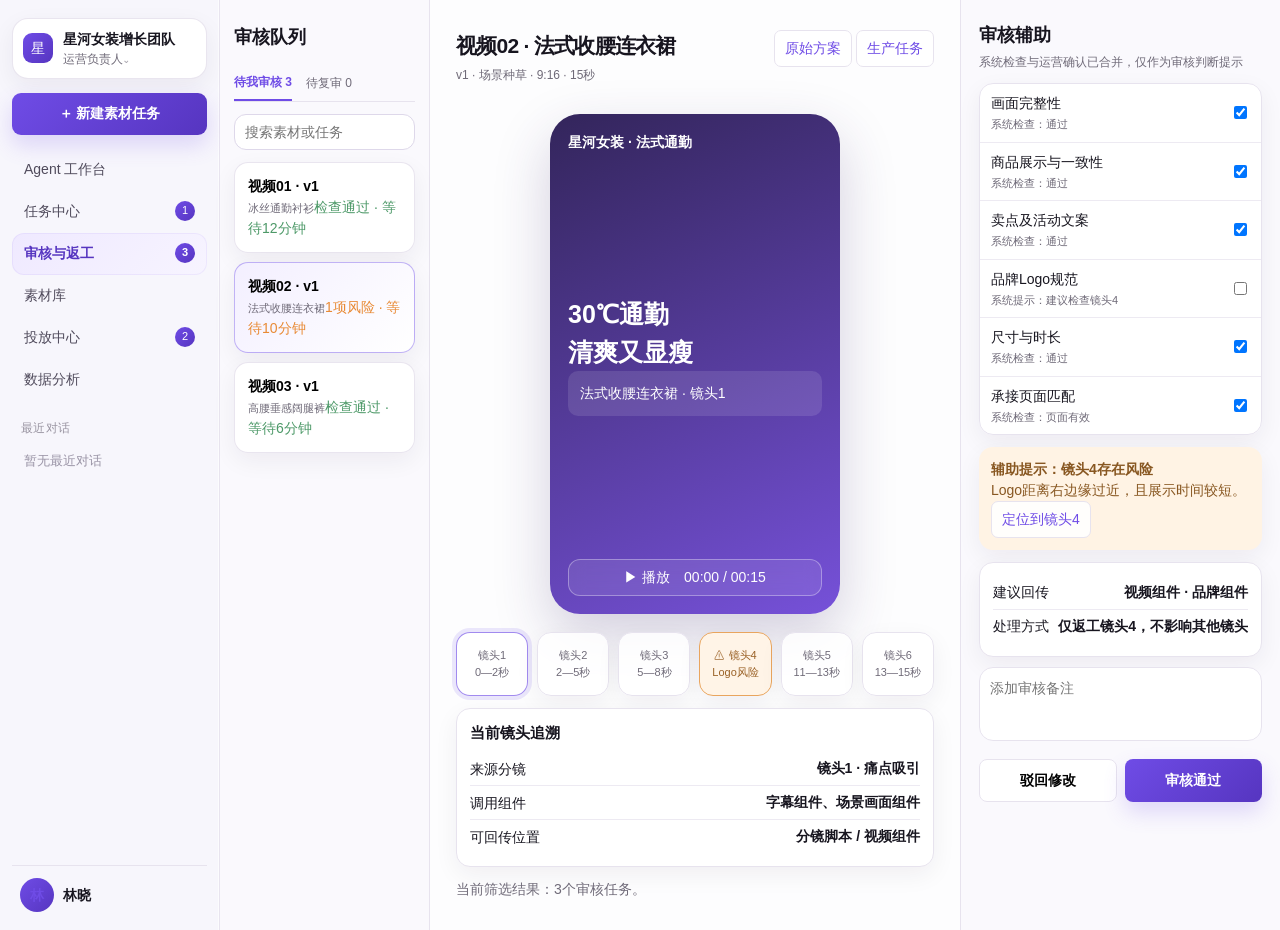
<file: 05-review.html>
<!doctype html>
<html lang="zh-CN">
<head><meta charset="utf-8"><meta name="viewport" content="width=device-width,initial-scale=1"><title>审核与返工</title><link rel="stylesheet" href="styles.css"></head>
<body data-page="review">
<main class="review-shell">
  <aside class="sidebar">
    <div class="workspace"><span class="brand-mark">星</span><div><strong>星河女装增长团队</strong><small>运营负责人⌄</small></div></div><button class="new-task" data-href="02-agent-workbench.html">＋ 新建素材任务</button>
    <button class="nav-item nav-button" data-href="02-agent-workbench.html">Agent 工作台</button><button class="nav-item nav-button" data-href="04-task-center.html"><span>任务中心</span><span class="badge">1</span></button><button class="nav-item nav-button active" data-href="05-review.html"><span>审核与返工</span><span class="badge">3</span></button><button class="nav-item nav-button" data-href="06-material-library.html">素材库</button><button class="nav-item nav-button" data-href="07-launch-center.html"><span>投放中心</span><span class="badge">2</span></button><button class="nav-item nav-button" data-href="08-data-analysis.html">数据分析</button>
    <div class="nav-title">最近对话</div><div class="recent-empty">暂无最近对话</div><button class="nav-item nav-button recent" data-conversation="current" hidden>夏季女装10条拉新视频</button>
    <div class="sidebar-foot"><div class="user-line"><span class="avatar">林</span><strong>林晓</strong></div></div>
  </aside>

  <aside class="review-queue"><h2>审核队列</h2><div class="queue-tabs"><button class="queue-tab active" data-review-filter="待审核">待我审核 3</button><button class="queue-tab" data-review-filter="待复审">待复审 0</button></div><input class="queue-search" id="review-search" placeholder="搜索素材或任务"><p class="review-empty" id="review-empty" hidden>暂无需审核任务</p><button class="queue-card review-item" data-review-item="video01" data-name="视频01 冰丝通勤衬衫" data-status="待审核"><strong>视频01 · v1</strong><span class="queue-meta">冰丝通勤衬衫</span><span class="good">检查通过 · 等待12分钟</span></button><button class="queue-card review-item active" data-review-item="video02" data-name="视频02 法式收腰连衣裙" data-status="待审核"><strong>视频02 · v1</strong><span class="queue-meta">法式收腰连衣裙</span><span class="warning-text">1项风险 · 等待10分钟</span></button><button class="queue-card review-item" data-review-item="video03" data-name="视频03 高腰垂感阔腿裤" data-status="待审核"><strong>视频03 · v1</strong><span class="queue-meta">高腰垂感阔腿裤</span><span class="good">检查通过 · 等待6分钟</span></button><button class="queue-card review-item" data-review-item="video02v2" data-name="视频02 v2 法式收腰连衣裙" data-status="待回传"><strong>视频02 · v2</strong><span class="queue-meta">等待返工回传</span><span class="good">待回传</span></button></aside>

  <section class="review-main"><div class="review-head"><div><h1 id="review-title">视频02 · 法式收腰连衣裙</h1><div class="product-meta" id="review-meta">v1 · 场景种草 · 9:16 · 15秒</div></div><div><button class="mini-btn" data-href="03-plan-confirmation.html">原始方案</button> <button class="mini-btn" data-href="04-task-center.html">生产任务</button></div></div><div class="video-stage" id="review-video-stage"><div class="video-brand" id="video-brand">星河女装 · 法式通勤</div><div><div class="video-copy" id="review-copy">30℃通勤<br>清爽又显瘦</div><div class="video-product" id="review-product">法式收腰连衣裙 · 镜头1</div></div><button class="video-play" id="video-play">▶ 播放　00:00 / 00:15</button></div><div class="timeline"><button class="shot selected-shot" data-shot="1">镜头1<br>0—2秒</button><button class="shot" data-shot="2">镜头2<br>2—5秒</button><button class="shot" data-shot="3">镜头3<br>5—8秒</button><button class="shot risk" data-shot="4">⚠ 镜头4<br>Logo风险</button><button class="shot" data-shot="5">镜头5<br>11—13秒</button><button class="shot" data-shot="6">镜头6<br>13—15秒</button></div><div class="review-trace-card"><h3>当前镜头追溯</h3><div class="summary-line"><span>来源分镜</span><strong id="trace-shot">镜头1 · 痛点吸引</strong></div><div class="summary-line"><span>调用组件</span><strong id="trace-component">字幕组件、商品画面组件</strong></div><div class="summary-line"><span>可回传位置</span><strong id="trace-return">分镜脚本 / 视频组件</strong></div></div><p class="form-message" id="review-message"></p></section>

  <aside class="review-actions"><h2>审核辅助</h2><div class="product-meta">系统检查与运营确认已合并，仅作为审核判断提示</div><div class="check-list combined-checks"><label class="check-row"><span>画面完整性<small>系统检查：通过</small></span><input type="checkbox" checked></label><label class="check-row"><span>商品展示与一致性<small>系统检查：通过</small></span><input type="checkbox" checked></label><label class="check-row"><span>卖点及活动文案<small>系统检查：通过</small></span><input type="checkbox" checked></label><label class="check-row"><span>品牌Logo规范<small id="brand-check-tip" class="warning-text">系统提示：建议检查镜头4</small></span><input type="checkbox" id="brand-check"></label><label class="check-row"><span>尺寸与时长<small>系统检查：通过</small></span><input type="checkbox" checked></label><label class="check-row"><span>承接页面匹配<small>系统检查：页面有效</small></span><input type="checkbox" checked></label></div><div class="risk-box" id="risk-box"><strong id="risk-title">辅助提示：镜头4存在风险</strong><br><span id="risk-desc">Logo距离右边缘过近，且展示时间较短。</span><br><button class="mini-btn" id="locate-shot4">定位到镜头4</button></div><div class="summary-box review-return-box"><div class="summary-line"><span>建议回传</span><strong id="return-step-text">视频组件 · 品牌组件</strong></div><div class="summary-line"><span>处理方式</span><strong id="return-action-text">仅返工镜头4，不影响其他镜头</strong></div></div><textarea class="review-note" id="review-note" placeholder="添加审核备注"></textarea><div class="decision-row"><button class="small-secondary" data-open-dialog="reject-dialog">驳回修改</button><button class="small-primary" data-open-dialog="approve-dialog">审核通过</button></div></aside>
</main>

<dialog id="approve-dialog"><h3>确认审核通过</h3><p>通过后素材将自动进入素材库。</p><div class="dialog-actions"><button class="secondary" data-close-dialog>取消</button><button class="primary" id="confirm-approve">确认通过</button></div></dialog>
<dialog id="reject-dialog"><form id="reject-form"><h3>驳回修改</h3><div class="field"><label>问题类型</label><select id="reject-type"><option>品牌规范问题</option><option>文案或字幕问题</option><option>商品画面问题</option></select></div><div class="field"><label>问题位置</label><select id="reject-location"><option>镜头4 · Logo组件</option><option>整条视频</option><option>字幕组件</option></select></div><div class="field"><label>回传环节</label><select id="reject-return-step"><option>视频组件 · 品牌组件</option><option>分镜脚本</option><option>图片创意方案</option><option>任务配置</option></select></div><div class="field"><label>修改说明</label><input id="reject-reason" value="Logo距离右边缘过近，请调整安全区并延长展示时间。"></div><div class="dialog-actions"><button class="secondary" type="button" data-close-dialog>取消</button><button class="primary" type="submit">确认驳回</button></div></form></dialog>
<script src="pages.js"></script>
</body>
</html>
</file>
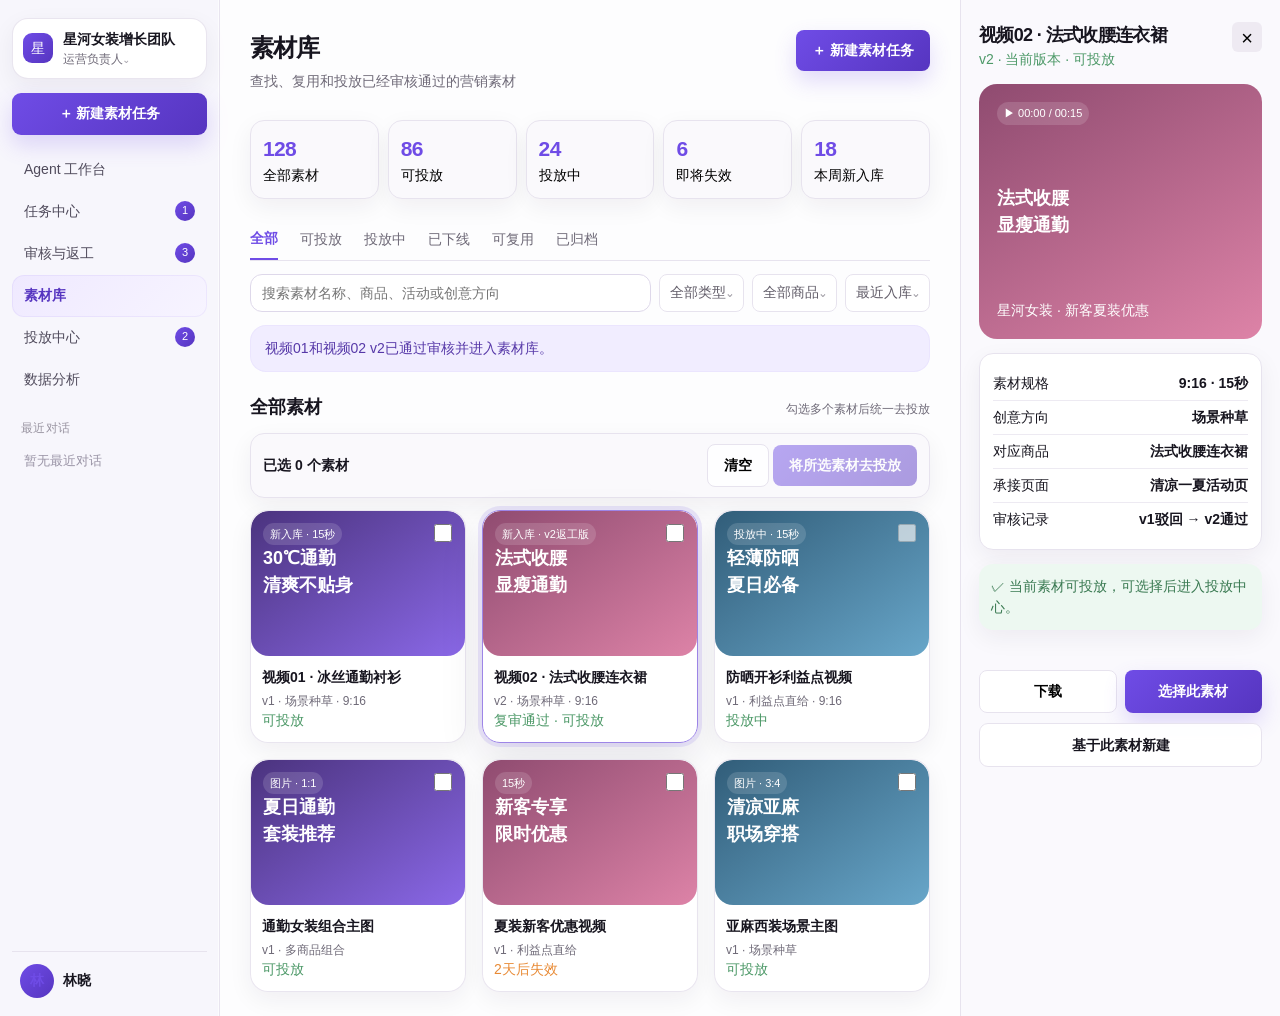
<file: 06-material-library.html>
<!doctype html>
<html lang="zh-CN">
<head><meta charset="utf-8"><meta name="viewport" content="width=device-width,initial-scale=1"><title>素材库</title><link rel="stylesheet" href="styles.css"></head>
<body data-page="library">
<main class="library-shell" id="library-shell">
  <aside class="sidebar">
    <div class="workspace"><span class="brand-mark">星</span><div><strong>星河女装增长团队</strong><small>运营负责人⌄</small></div></div><button class="new-task" data-href="02-agent-workbench.html">＋ 新建素材任务</button>
    <button class="nav-item nav-button" data-href="02-agent-workbench.html">Agent 工作台</button><button class="nav-item nav-button" data-href="04-task-center.html"><span>任务中心</span><span class="badge">1</span></button><button class="nav-item nav-button" data-href="05-review.html"><span>审核与返工</span><span class="badge">3</span></button><button class="nav-item nav-button active" data-href="06-material-library.html">素材库</button><button class="nav-item nav-button" data-href="07-launch-center.html"><span>投放中心</span><span class="badge">2</span></button><button class="nav-item nav-button" data-href="08-data-analysis.html">数据分析</button>
    <div class="nav-title">最近对话</div><div class="recent-empty">暂无最近对话</div><button class="nav-item nav-button recent" data-conversation="current" hidden>夏季女装10条拉新视频</button><div class="sidebar-foot"><div class="user-line"><span class="avatar">林</span><strong>林晓</strong></div></div>
  </aside>

  <section class="page-content">
    <div class="page-title-row"><div><h1>素材库</h1><p>查找、复用和投放已经审核通过的营销素材</p></div><button class="small-primary" data-href="02-agent-workbench.html">＋ 新建素材任务</button></div>
    <div class="library-stats"><button class="library-stat" data-material-filter="全部"><strong>128</strong>全部素材</button><button class="library-stat" data-material-filter="可投放"><strong>86</strong>可投放</button><button class="library-stat" data-material-filter="投放中"><strong>24</strong>投放中</button><button class="library-stat" data-material-filter="即将失效"><strong>6</strong>即将失效</button><button class="library-stat" data-material-filter="全部"><strong>18</strong>本周新入库</button></div>
    <div class="material-tabs"><button class="material-tab active" data-material-filter="全部">全部</button><button class="material-tab" data-material-filter="可投放">可投放</button><button class="material-tab" data-material-filter="投放中">投放中</button><button class="material-tab" data-material-filter="已下线">已下线</button><button class="material-tab" data-material-filter="可复用">可复用</button><button class="material-tab" data-material-filter="已归档">已归档</button></div>
    <div class="library-tools"><input class="library-search" id="material-search" placeholder="搜索素材名称、商品、活动或创意方向"><button class="filter-pill" id="material-type-filter">全部类型⌄</button><button class="filter-pill" id="material-product-filter">全部商品⌄</button><button class="filter-pill" id="material-sort">最近入库⌄</button></div>
    <div class="info-banner" id="library-message">视频01和视频02 v2已通过审核并进入素材库。</div>
    <div class="content-head"><h2>全部素材</h2><span class="product-meta">勾选多个素材后统一去投放</span></div>
    <div class="material-selection-bar"><strong id="selected-material-count">已选 0 个素材</strong><div><button class="small-secondary" id="clear-material-selection" type="button">清空</button> <button class="small-primary" id="launch-selected-materials" type="button" disabled>将所选素材去投放</button></div></div>
    <div class="material-grid" id="material-grid">
      <label class="material-card" data-material="video01" data-name="视频01 冰丝通勤衬衫 场景种草" data-type="视频" data-product="冰丝通勤衬衫" data-status="可投放"><input class="material-select" type="checkbox"><span class="material-cover"><span class="cover-badge">新入库 · 15秒</span><span class="cover-title">30℃通勤<br>清爽不贴身</span></span><span class="material-body"><strong>视频01 · 冰丝通勤衬衫</strong><span class="product-meta">v1 · 场景种草 · 9:16</span><span class="good">可投放</span></span></label>
      <label class="material-card detail-active" data-material="video02" data-name="视频02 法式收腰连衣裙 场景种草" data-type="视频" data-product="法式收腰连衣裙" data-status="可投放"><input class="material-select" type="checkbox"><span class="material-cover pink"><span class="cover-badge">新入库 · v2返工版</span><span class="cover-title">法式收腰<br>显瘦通勤</span></span><span class="material-body"><strong>视频02 · 法式收腰连衣裙</strong><span class="product-meta">v2 · 场景种草 · 9:16</span><span class="good">复审通过 · 可投放</span></span></label>
      <label class="material-card" data-material="sunscreen" data-name="防晒开衫利益点视频" data-type="视频" data-product="防晒开衫" data-status="投放中"><input class="material-select" type="checkbox" disabled title="投放中的素材不能重复选择"><span class="material-cover blue"><span class="cover-badge">投放中 · 15秒</span><span class="cover-title">轻薄防晒<br>夏日必备</span></span><span class="material-body"><strong>防晒开衫利益点视频</strong><span class="product-meta">v1 · 利益点直给 · 9:16</span><span class="good">投放中</span></span></label>
      <label class="material-card" data-material="combo" data-name="通勤女装组合主图" data-type="图片" data-product="组合商品" data-status="可投放"><input class="material-select" type="checkbox"><span class="material-cover"><span class="cover-badge">图片 · 1:1</span><span class="cover-title">夏日通勤<br>套装推荐</span></span><span class="material-body"><strong>通勤女装组合主图</strong><span class="product-meta">v1 · 多商品组合</span><span class="good">可投放</span></span></label>
      <label class="material-card" data-material="coupon" data-name="夏装新客优惠视频" data-type="视频" data-product="夏装活动" data-status="即将失效"><input class="material-select" type="checkbox"><span class="material-cover pink"><span class="cover-badge">15秒</span><span class="cover-title">新客专享<br>限时优惠</span></span><span class="material-body"><strong>夏装新客优惠视频</strong><span class="product-meta">v1 · 利益点直给</span><span class="warning-text">2天后失效</span></span></label>
      <label class="material-card" data-material="linen" data-name="亚麻西装场景主图" data-type="图片" data-product="亚麻西装" data-status="可投放"><input class="material-select" type="checkbox"><span class="material-cover blue"><span class="cover-badge">图片 · 3:4</span><span class="cover-title">清凉亚麻<br>职场穿搭</span></span><span class="material-body"><strong>亚麻西装场景主图</strong><span class="product-meta">v1 · 场景种草</span><span class="good">可投放</span></span></label>
    </div>
  </section>

  <aside class="material-detail" id="material-detail"><div class="detail-top"><div><h2 id="material-detail-title">视频02 · 法式收腰连衣裙</h2><div class="good" id="material-detail-status">v2 · 当前版本 · 可投放</div></div><button class="close-button" id="close-material-detail">×</button></div><div class="detail-preview" id="material-preview"><span class="cover-badge">▶ 00:00 / 00:15</span><div class="cover-title">法式收腰<br>显瘦通勤</div><span>星河女装 · 新客夏装优惠</span></div><div class="summary-box"><div class="summary-line"><span>素材规格</span><strong id="material-spec">9:16 · 15秒</strong></div><div class="summary-line"><span>创意方向</span><strong id="material-creative">场景种草</strong></div><div class="summary-line"><span>对应商品</span><strong id="material-product">法式收腰连衣裙</strong></div><div class="summary-line"><span>承接页面</span><strong id="material-landing">清凉一夏活动页</strong></div><div class="summary-line"><span>审核记录</span><strong id="material-review-record">v1驳回 → v2通过</strong></div></div><div class="valid-box">✓ 当前素材可投放，可选择后进入投放中心。</div><p class="form-message" id="material-message"></p><div class="decision-row"><button class="small-secondary" id="download-material">下载</button><button class="small-primary" id="select-current-material">选择此素材</button></div><button class="secondary" id="reuse-material">基于此素材新建</button></aside>
</main>
<script src="pages.js"></script>
</body>
</html>
</file>
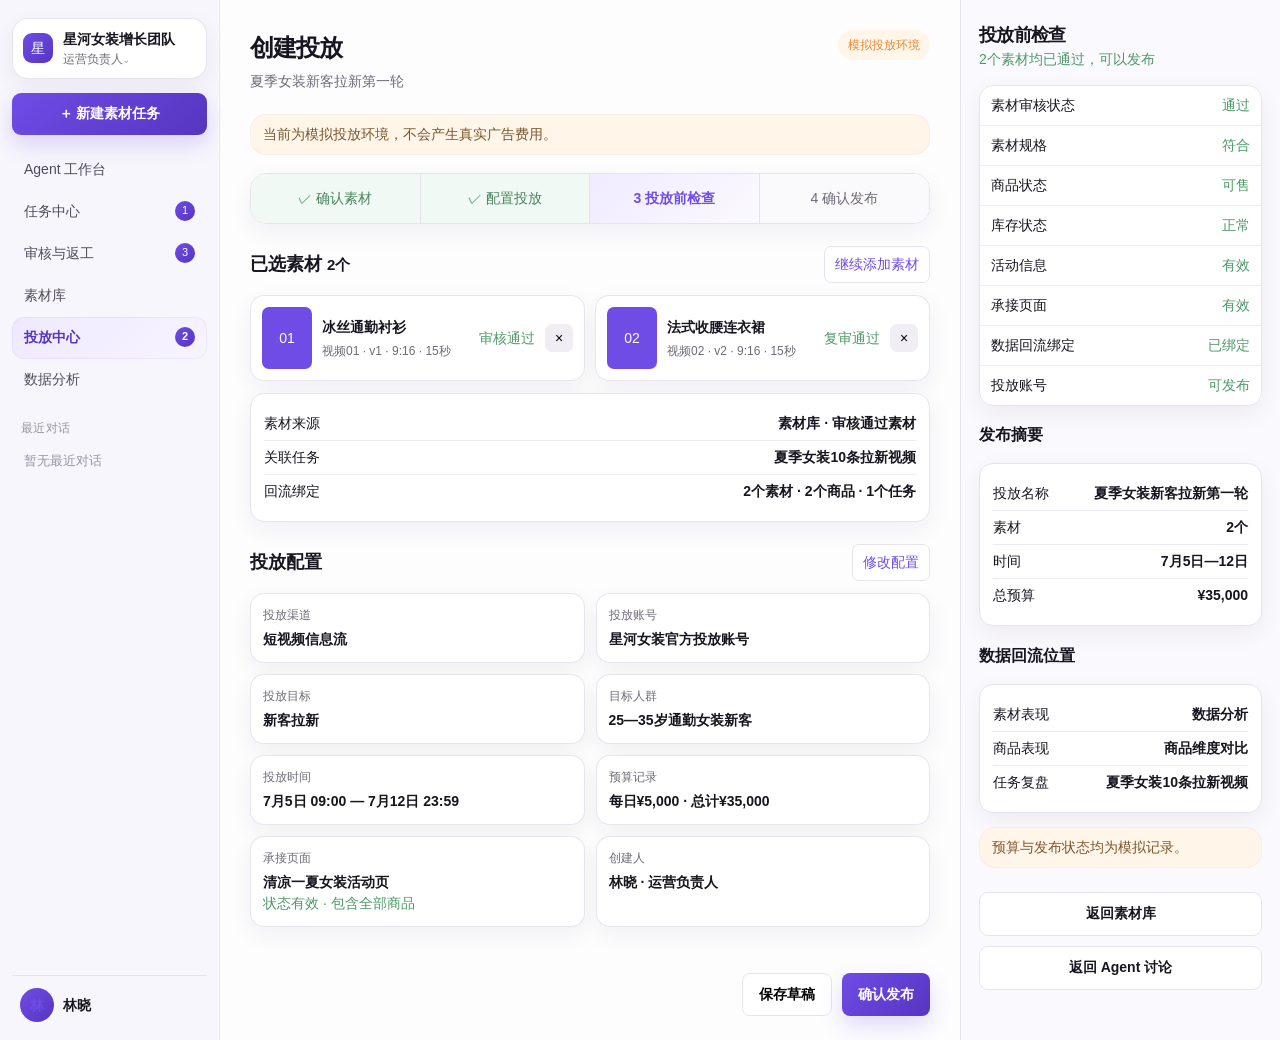
<file: 07-launch-center.html>
<!doctype html>
<html lang="zh-CN">
<head><meta charset="utf-8"><meta name="viewport" content="width=device-width,initial-scale=1"><title>投放中心</title><link rel="stylesheet" href="styles.css"></head>
<body data-page="launch">
<main class="launch-shell">
  <aside class="sidebar"><div class="workspace"><span class="brand-mark">星</span><div><strong>星河女装增长团队</strong><small>运营负责人⌄</small></div></div><button class="new-task" data-href="02-agent-workbench.html">＋ 新建素材任务</button><button class="nav-item nav-button" data-href="02-agent-workbench.html">Agent 工作台</button><button class="nav-item nav-button" data-href="04-task-center.html"><span>任务中心</span><span class="badge">1</span></button><button class="nav-item nav-button" data-href="05-review.html"><span>审核与返工</span><span class="badge">3</span></button><button class="nav-item nav-button" data-href="06-material-library.html">素材库</button><button class="nav-item nav-button active" data-href="07-launch-center.html"><span>投放中心</span><span class="badge">2</span></button><button class="nav-item nav-button" data-href="08-data-analysis.html">数据分析</button><div class="nav-title">最近对话</div><div class="recent-empty">暂无最近对话</div><button class="nav-item nav-button recent" data-conversation="current" hidden>夏季女装10条拉新视频</button><div class="sidebar-foot"><div class="user-line"><span class="avatar">林</span><strong>林晓</strong></div></div></aside>

  <section class="page-content"><div class="page-title-row"><div><h1>创建投放</h1><p id="launch-name-title">夏季女装新客拉新第一轮</p></div><span class="soft-label" id="launch-status">模拟投放环境</span></div><div class="demo-notice">当前为模拟投放环境，不会产生真实广告费用。</div><div class="launch-steps"><div class="launch-step done">✓ 确认素材</div><div class="launch-step done">✓ 配置投放</div><div class="launch-step active" id="launch-step-check">3 投放前检查</div><div class="launch-step" id="launch-step-publish">4 确认发布</div></div>
    <div class="content-head"><h2>已选素材 <small id="launch-asset-count">2个</small></h2><button class="mini-btn" data-open-dialog="asset-picker-dialog">继续添加素材</button></div><div class="selected-assets" id="selected-assets"></div>
    <div class="summary-box launch-source-box"><div class="summary-line"><span>素材来源</span><strong>素材库 · 审核通过素材</strong></div><div class="summary-line"><span>关联任务</span><strong>夏季女装10条拉新视频</strong></div><div class="summary-line"><span>回流绑定</span><strong id="launch-bind-count">2个素材 · 2个商品 · 1个任务</strong></div></div>
    <div class="content-head"><h2>投放配置</h2><button class="mini-btn" data-open-dialog="launch-config-dialog">修改配置</button></div><div class="config-grid"><div class="config-card"><label>投放渠道</label><div class="config-value" id="config-channel">短视频信息流</div></div><div class="config-card"><label>投放账号</label><div class="config-value">星河女装官方投放账号</div></div><div class="config-card"><label>投放目标</label><div class="config-value" id="config-goal">新客拉新</div></div><div class="config-card"><label>目标人群</label><div class="config-value">25—35岁通勤女装新客</div></div><div class="config-card"><label>投放时间</label><div class="config-value" id="config-time">7月5日 09:00 — 7月12日 23:59</div></div><div class="config-card"><label>预算记录</label><div class="config-value" id="config-budget">每日¥5,000 · 总计¥35,000</div></div><div class="config-card"><label>承接页面</label><div class="config-value">清凉一夏女装活动页</div><div class="good">状态有效 · 包含全部商品</div></div><div class="config-card"><label>创建人</label><div class="config-value">林晓 · 运营负责人</div></div></div><p class="form-message" id="launch-message"></p><div class="page-actions"><button class="small-secondary" id="save-launch-draft">保存草稿</button><button class="small-primary" id="publish-launch" data-open-dialog="publish-dialog">确认发布</button></div>
  </section>

  <aside class="launch-summary"><h2>投放前检查</h2><div class="good" id="precheck-result">2个素材均已通过，可以发布</div><div class="precheck"><div class="precheck-row"><span>素材审核状态</span><span class="good">通过</span></div><div class="precheck-row"><span>素材规格</span><span class="good">符合</span></div><div class="precheck-row"><span>商品状态</span><span class="good">可售</span></div><div class="precheck-row"><span>库存状态</span><span class="good">正常</span></div><div class="precheck-row"><span>活动信息</span><span class="good">有效</span></div><div class="precheck-row"><span>承接页面</span><span class="good">有效</span></div><div class="precheck-row"><span>数据回流绑定</span><span class="good">已绑定</span></div><div class="precheck-row"><span>投放账号</span><span class="good">可发布</span></div></div><h3>发布摘要</h3><div class="summary-box"><div class="summary-line"><span>投放名称</span><strong>夏季女装新客拉新第一轮</strong></div><div class="summary-line"><span>素材</span><strong id="summary-asset-count">2个</strong></div><div class="summary-line"><span>时间</span><strong>7月5日—12日</strong></div><div class="summary-line"><span>总预算</span><strong>¥35,000</strong></div></div><h3>数据回流位置</h3><div class="summary-box"><div class="summary-line"><span>素材表现</span><strong>数据分析</strong></div><div class="summary-line"><span>商品表现</span><strong>商品维度对比</strong></div><div class="summary-line"><span>任务复盘</span><strong>夏季女装10条拉新视频</strong></div></div><div class="demo-notice">预算与发布状态均为模拟记录。</div><button class="secondary" data-href="06-material-library.html">返回素材库</button><button class="secondary" data-href="02-agent-workbench.html">返回 Agent 讨论</button></aside>
</main>

<dialog id="launch-config-dialog"><form id="launch-config-form"><h3>修改投放配置</h3><div class="field"><label>投放名称</label><input id="launch-name-input" value="夏季女装新客拉新第一轮"></div><div class="field"><label>投放目标</label><select id="launch-goal-input"><option>新客拉新</option><option>商品点击</option><option>活动预热</option></select></div><div class="field"><label>每日预算</label><input id="launch-budget-input" type="number" value="5000"></div><div class="dialog-actions"><button class="secondary" type="button" data-close-dialog>取消</button><button class="primary" type="submit">保存配置</button></div></form></dialog>
<dialog id="asset-picker-dialog" class="asset-picker-dialog"><h3>从素材库添加素材</h3><p class="product-meta">可多选已经审核通过且状态有效的素材。</p><div class="asset-picker-list"><label class="asset-picker-option"><input type="checkbox" value="video01">视频01 · 冰丝通勤衬衫 <span class="good">可投放</span></label><label class="asset-picker-option"><input type="checkbox" value="video02">视频02 · 法式收腰连衣裙 <span class="good">可投放</span></label><label class="asset-picker-option"><input type="checkbox" value="combo">通勤女装组合主图 <span class="good">可投放</span></label><label class="asset-picker-option"><input type="checkbox" value="linen">亚麻西装场景主图 <span class="good">可投放</span></label><label class="asset-picker-option"><input type="checkbox" value="coupon">夏装新客优惠视频 <span class="warning-text">2天后失效</span></label></div><p class="form-message" id="asset-picker-message"></p><div class="dialog-actions"><button class="secondary" type="button" data-close-dialog>取消</button><button class="primary" type="button" id="confirm-add-assets">加入所选素材</button></div></dialog>
<dialog id="publish-dialog"><h3>确认发布</h3><p id="publish-asset-text">将2个素材发布到模拟短视频信息流，不会产生真实费用。</p><div class="dialog-actions"><button class="secondary" data-close-dialog>取消</button><button class="primary" id="confirm-publish">确认发布</button></div></dialog>
<script src="pages.js"></script>
</body>
</html>
</file>
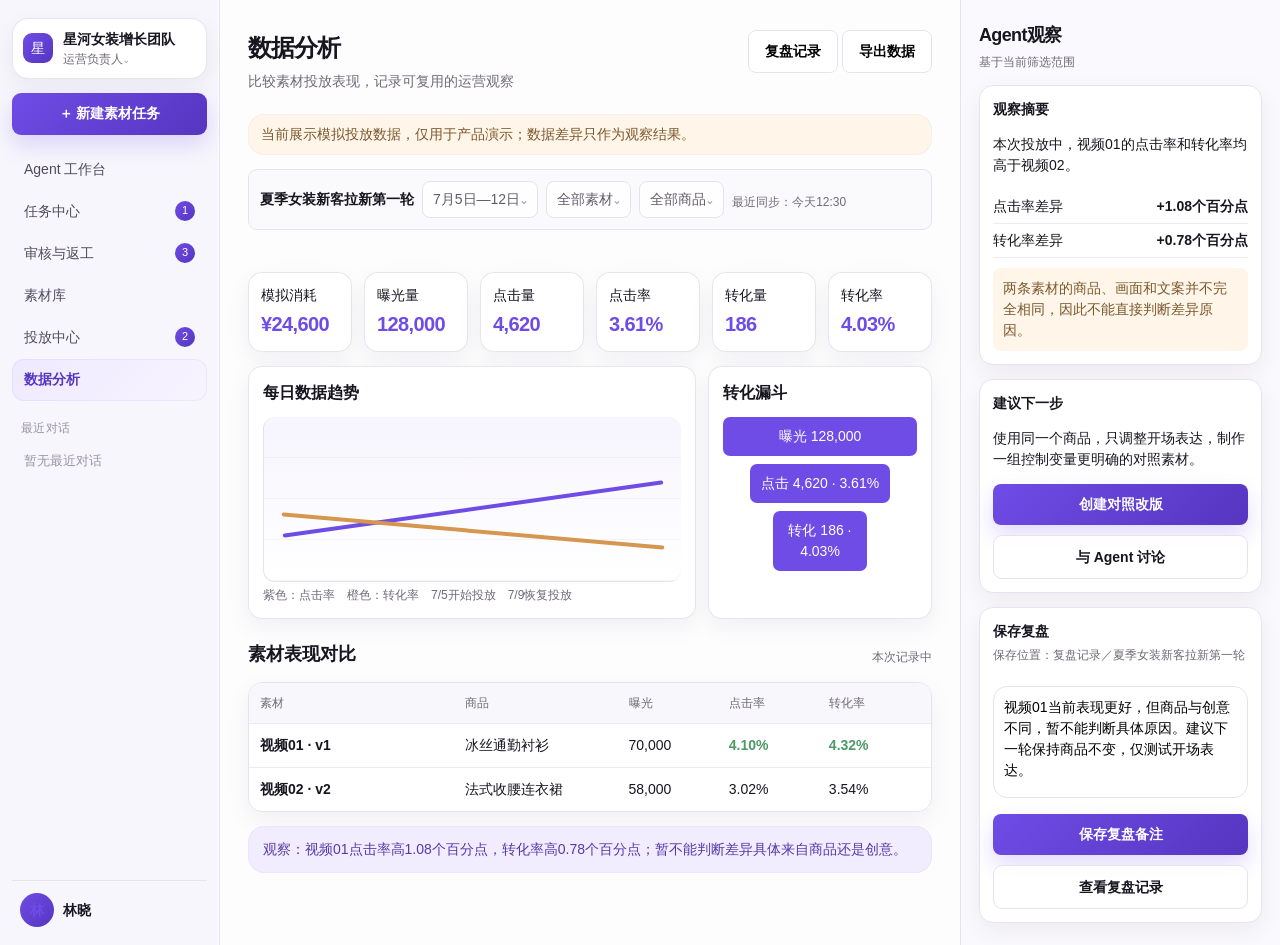
<file: 08-data-analysis.html>
<!doctype html>
<html lang="zh-CN">
<head><meta charset="utf-8"><meta name="viewport" content="width=device-width,initial-scale=1"><title>数据分析</title><link rel="stylesheet" href="styles.css"></head>
<body data-page="data">
<main class="data-shell">
  <aside class="sidebar"><div class="workspace"><span class="brand-mark">星</span><div><strong>星河女装增长团队</strong><small>运营负责人⌄</small></div></div><button class="new-task" data-href="02-agent-workbench.html">＋ 新建素材任务</button><button class="nav-item nav-button" data-href="02-agent-workbench.html">Agent 工作台</button><button class="nav-item nav-button" data-href="04-task-center.html"><span>任务中心</span><span class="badge">1</span></button><button class="nav-item nav-button" data-href="05-review.html"><span>审核与返工</span><span class="badge">3</span></button><button class="nav-item nav-button" data-href="06-material-library.html">素材库</button><button class="nav-item nav-button" data-href="07-launch-center.html"><span>投放中心</span><span class="badge">2</span></button><button class="nav-item nav-button active" data-href="08-data-analysis.html">数据分析</button><div class="nav-title">最近对话</div><div class="recent-empty">暂无最近对话</div><button class="nav-item nav-button recent" data-conversation="current" hidden>夏季女装10条拉新视频</button><div class="sidebar-foot"><div class="user-line"><span class="avatar">林</span><strong>林晓</strong></div></div></aside>

  <section class="data-main"><div class="page-title-row"><div><h1>数据分析</h1><p>比较素材投放表现，记录可复用的运营观察</p></div><div><button class="small-secondary" data-open-dialog="review-notes-dialog">复盘记录</button> <button class="small-secondary" id="export-data">导出数据</button></div></div><div class="demo-notice">当前展示模拟投放数据，仅用于产品演示；数据差异只作为观察结果。</div><div class="data-filter"><strong>夏季女装新客拉新第一轮</strong><button class="filter-pill" id="date-data-filter">7月5日—12日⌄</button><button class="filter-pill" id="asset-data-filter">全部素材⌄</button><button class="filter-pill" id="product-data-filter">全部商品⌄</button><span class="product-meta">最近同步：今天12:30</span></div><p class="form-message" id="data-message"></p>
    <div class="metric-grid"><div class="metric">模拟消耗<strong id="metric-cost">¥24,600</strong></div><div class="metric">曝光量<strong id="metric-view">128,000</strong></div><div class="metric">点击量<strong id="metric-click">4,620</strong></div><div class="metric">点击率<strong id="metric-ctr">3.61%</strong></div><div class="metric">转化量<strong id="metric-conversion">186</strong></div><div class="metric">转化率<strong id="metric-cvr">4.03%</strong></div></div>
    <div class="chart-grid"><div class="chart-card"><h2>每日数据趋势</h2><div class="fake-chart"><span class="chart-line"></span><span class="chart-line two"></span></div><div class="product-meta">紫色：点击率　橙色：转化率　7/5开始投放　7/9恢复投放</div></div><div class="chart-card"><h2>转化漏斗</h2><div class="funnel"><div class="funnel-step">曝光 128,000</div><div class="funnel-step">点击 4,620 · 3.61%</div><div class="funnel-step">转化 186 · 4.03%</div></div></div></div>
    <div class="content-head"><h2>素材表现对比</h2><span class="product-meta">本次记录中</span></div><div class="compare-table"><div class="compare-row"><span>素材</span><span>商品</span><span>曝光</span><span>点击率</span><span>转化率</span></div><div class="compare-row" data-data-row="video01"><strong>视频01 · v1</strong><span>冰丝通勤衬衫</span><span>70,000</span><strong class="good">4.10%</strong><strong class="good">4.32%</strong></div><div class="compare-row" data-data-row="video02"><strong>视频02 · v2</strong><span>法式收腰连衣裙</span><span>58,000</span><span>3.02%</span><span>3.54%</span></div></div><div class="info-banner" style="margin-top:14px">观察：视频01点击率高1.08个百分点，转化率高0.78个百分点；暂不能判断差异具体来自商品还是创意。</div>
  </section>

  <aside class="insight-side"><h2>Agent观察</h2><div class="product-meta">基于当前筛选范围</div><div class="insight-card"><strong>观察摘要</strong><p>本次投放中，视频01的点击率和转化率均高于视频02。</p><div class="summary-line"><span>点击率差异</span><strong>+1.08个百分点</strong></div><div class="summary-line"><span>转化率差异</span><strong>+0.78个百分点</strong></div><div class="insight-limit">两条素材的商品、画面和文案并不完全相同，因此不能直接判断差异原因。</div></div><div class="insight-card"><strong>建议下一步</strong><p>使用同一个商品，只调整开场表达，制作一组控制变量更明确的对照素材。</p><button class="small-primary" style="width:100%" id="create-control-test">创建对照改版</button><button class="secondary" id="discuss-data">与 Agent 讨论</button></div><div class="insight-card"><strong>保存复盘</strong><p class="product-meta">保存位置：复盘记录／夏季女装新客拉新第一轮</p><textarea class="review-note data-review-note" id="review-note-input">视频01当前表现更好，但商品与创意不同，暂不能判断具体原因。建议下一轮保持商品不变，仅测试开场表达。</textarea><button class="small-primary" style="width:100%" id="save-review">保存复盘备注</button><button class="secondary" data-open-dialog="review-notes-dialog">查看复盘记录</button></div></aside>
</main>
<dialog id="review-notes-dialog" class="review-notes-dialog"><h3>复盘记录</h3><p class="product-meta">固定位置：夏季女装新客拉新第一轮</p><div class="demo-notice" id="saved-review-empty">暂无已保存的复盘备注。</div><article class="saved-review-note" id="saved-review-note" hidden><div class="content-head"><strong>夏季女装投放初步复盘</strong><span class="soft-label">初步观察</span></div><div class="summary-line"><span>记录人</span><strong>林晓</strong></div><div class="summary-line"><span>保存时间</span><strong id="saved-review-time">刚刚</strong></div><h4>备注</h4><p id="saved-review-text"></p><div class="insight-limit">视频01与视频02并非严格控制变量，本记录不作为自动归因结论。</div></article><button class="primary" data-close-dialog>关闭</button></dialog>
<script src="pages.js"></script>
</body>
</html>
</file>
<file: styles.css>
:root {
  --purple: #6d45d8;
  --purple-dark: #4b2aa9;
  --purple-soft: #f3efff;
  --ink: #26232d;
  --muted: #777281;
  --line: #e8e5ed;
  --panel: #f7f6f9;
  --warn: #e88a35;
}

* { box-sizing: border-box; }
body {
  margin: 0;
  color: var(--ink);
  font: 14px/1.5 -apple-system, BlinkMacSystemFont, "Segoe UI", "Microsoft YaHei", sans-serif;
  background: #fff;
}
button, input, textarea { font: inherit; }
button { cursor: pointer; }

/* 登录与工作空间 */
.auth-page { min-height: 900px; background: #f8f7fa; }
.auth-top {
  height: 64px;
  padding: 0 32px;
  display: flex;
  align-items: center;
  justify-content: space-between;
  background: #fff;
  border-bottom: 1px solid var(--line);
}
.brand { display: flex; align-items: center; gap: 10px; font-weight: 700; font-size: 17px; }
.brand-mark {
  width: 30px; height: 30px; border-radius: 9px;
  display: grid; place-items: center; color: #fff; background: var(--purple);
}
.text-link { border: 0; background: transparent; color: var(--purple); }
.inline-button, .footer-link { padding: 0; border: 0; background: transparent; color: var(--purple); }
.footer-link { color: #9a96a2; }
.tab-button { border: 0; background: transparent; font: inherit; }
.recent-empty { padding: 8px 12px; color: var(--muted); font-size: 13px; }
.recent-empty[hidden], .recent[hidden] { display: none !important; }
.input-action { display: grid; grid-template-columns: 1fr auto; }
.input-action input { border-radius: 9px 0 0 9px; }
.input-action button { padding: 0 12px; border: 1px solid #dcd8e4; border-left: 0; border-radius: 0 9px 9px 0; background: #faf9fb; color: var(--purple); }
.form-message { min-height: 20px; margin: 8px 0; color: var(--muted); }
.form-message.error { color: #c14d4d; }
.form-message.success { color: #3d8a59; }
.workspace-actions { display: flex; justify-content: space-between; margin-bottom: 14px; }
.pending-button { border: 0; background: transparent; color: var(--warn); font-size: 12px; }
dialog { width: min(420px, calc(100vw - 32px)); padding: 24px; border: 0; border-radius: 14px; box-shadow: 0 18px 60px #20183633; }
dialog::backdrop { background: #1e183050; }
dialog h3 { margin-top: 0; }
.dialog-actions { display: grid; grid-template-columns: 1fr 1fr; gap: 10px; }
.dialog-actions .secondary { margin-top: 0; }
.single-dialog-action { margin-top: 14px; display: flex; justify-content: flex-end; }
.single-dialog-action .primary { min-width: 120px; }
.team-message-dialog { width: min(420px,calc(100vw - 32px)); padding: 0; overflow: hidden; background: #f6f4f9; }
.chat-head { padding: 14px 16px; display: flex; justify-content: space-between; align-items: center; border-bottom: 1px solid var(--line); background: #fff; }
.chat-head span { display: block; margin-top: 3px; color: var(--muted); font-size: 12px; }
.chat-close { width: 28px; height: 28px; border: 0; border-radius: 50%; background: #f0edf5; font-size: 18px; }
.team-message-list { display: grid; gap: 12px; height: 320px; overflow: auto; padding: 14px; }
.chat-row { display: flex; gap: 8px; align-items: flex-start; }
.chat-row.mine { justify-content: flex-end; }
.chat-avatar { width: 30px; height: 30px; display: grid; place-items: center; flex: 0 0 auto; border-radius: 50%; background: var(--purple); color: #fff; font-size: 13px; }
.chat-name { display: block; margin-bottom: 4px; color: var(--muted); font-size: 12px; }
.chat-row.mine .chat-name { text-align: right; }
.chat-bubble { max-width: 270px; margin: 0; padding: 9px 11px; border-radius: 12px; background: #fff; color: var(--ink); box-shadow: 0 1px 2px #1b15220d; }
.chat-row.mine .chat-bubble { background: var(--purple); color: #fff; }
.chat-input-bar { padding: 10px; display: grid; grid-template-columns: 1fr 72px; gap: 8px; border-top: 1px solid var(--line); background: #fff; }
.chat-input-bar textarea { height: 42px; padding: 10px; border: 1px solid var(--line); border-radius: 10px; resize: none; font: inherit; }
.team-message-dialog .form-message { margin: 0; padding: 0 12px 10px; background: #fff; }
.auth-main { min-height: calc(100vh - 128px); display: grid; grid-template-columns: 42% 58%; }
.auth-hero {
  margin: 24px 0 24px 24px;
  border-radius: 18px;
  padding: 72px;
  display: flex;
  flex-direction: column;
  justify-content: center;
  color: #fff;
  background: linear-gradient(145deg, #4a28a6, #7650dd);
}
.hero-chip { width: fit-content; padding: 7px 12px; border-radius: 20px; background: #ffffff18; }
.auth-hero h1 { max-width: 480px; margin: 22px 0 16px; font-size: 42px; line-height: 1.22; }
.auth-hero p { margin: 0; color: #e9e2ff; font-size: 17px; }
.hero-ghost {
  width: 420px; margin-top: 52px; padding: 18px;
  border: 1px solid #ffffff24; border-radius: 14px; background: #ffffff0f;
}
.ghost-line { height: 9px; margin: 10px 0; border-radius: 8px; background: #ffffff25; }
.ghost-line.short { width: 62%; }
.auth-side { display: grid; place-items: center; padding: 40px; }
.auth-card {
  width: 420px; padding: 34px; border: 1px solid var(--line); border-radius: 16px;
  background: #fff; box-shadow: 0 14px 40px #33285a12;
}
.auth-card.wide { width: 560px; }
.auth-card h2 { margin: 0; font-size: 25px; }
.sub { margin: 6px 0 24px; color: var(--muted); }
.tabs { display: flex; gap: 26px; border-bottom: 1px solid var(--line); margin-bottom: 22px; }
.tab { padding: 10px 0; color: var(--muted); }
.tab.active { color: var(--purple); font-weight: 700; border-bottom: 2px solid var(--purple); }
.field { margin-bottom: 16px; }
.field label { display: block; margin-bottom: 7px; font-weight: 600; }
.field input, .search {
  width: 100%; height: 44px; padding: 0 13px; border: 1px solid #dcd8e4; border-radius: 9px; background: #fff;
}
.form-row { display: flex; align-items: center; justify-content: space-between; color: var(--muted); margin: 2px 0 20px; }
.primary, .secondary {
  width: 100%; height: 44px; border-radius: 9px; font-weight: 700;
}
.primary { border: 0; color: #fff; background: var(--purple); }
.secondary { margin-top: 10px; border: 1px solid #dcd8e4; background: #fff; color: var(--ink); }
.auth-note { margin: 20px 0 0; text-align: center; color: var(--muted); }
.auth-footer { height: 64px; display: grid; place-items: center; color: #9a96a2; }

.account-line { display: flex; align-items: center; justify-content: space-between; margin-bottom: 18px; }
.account { display: flex; align-items: center; gap: 9px; }
.avatar { width: 34px; height: 34px; border-radius: 50%; display: grid; place-items: center; background: var(--purple-soft); color: var(--purple); font-weight: 700; }
.search { margin-bottom: 12px; }
.invite { margin-bottom: 18px; color: var(--purple); }
.space-list { display: grid; gap: 10px; }
.space-card { padding: 14px; display: grid; grid-template-columns: 42px 1fr auto; gap: 12px; align-items: center; border: 1px solid var(--line); border-radius: 11px; }
.space-card.disabled { background: #faf9fb; color: #96919e; }
.space-logo { width: 42px; height: 42px; display: grid; place-items: center; border-radius: 10px; background: var(--purple-soft); color: var(--purple); font-weight: 800; }
.space-name { font-weight: 700; }
.space-meta { color: var(--muted); font-size: 12px; }
.enter { padding: 7px 13px; border: 0; border-radius: 8px; color: #fff; background: var(--purple); }
.pending { color: var(--warn); font-size: 12px; }

/* Agent 工作台 */
.workbench { min-height: 100vh; display: grid; grid-template-columns: 240px minmax(620px, 1fr) 320px; background: #fff; }
.simple-workbench { grid-template-columns: 240px minmax(0,1fr); }
.simplified-welcome { max-width: 900px; margin-top: 72px; }
.demo-prompt-box { min-height: 220px; margin-top: clamp(100px, 13vh, 150px); }
.demo-prompt-box textarea { color: var(--ink); }
.sidebar { min-height: 100vh; padding: 18px 14px; display: flex; flex-direction: column; background: #f5f3f8; border-right: 1px solid var(--line); }
.workspace { padding: 10px; display: flex; align-items: center; gap: 10px; border-radius: 10px; background: #fff; }
.workspace small { display: block; color: var(--muted); }
.new-task { margin: 14px 0; height: 42px; border: 0; border-radius: 9px; color: #fff; background: var(--purple); font-weight: 700; }
.nav-title { margin: 14px 9px 6px; color: #9994a1; font-size: 12px; }
.nav-item { min-height: 38px; padding: 9px 10px; display: flex; justify-content: space-between; border-radius: 8px; color: #5c5763; }
.nav-item.active { color: var(--purple); background: #eae3ff; font-weight: 700; }
.badge { min-width: 20px; height: 20px; padding: 0 6px; display: grid; place-items: center; border-radius: 10px; color: #fff; background: var(--purple); font-size: 11px; }
.badge.empty-badge { min-width: 34px; color: var(--muted); background: #ece9f1; font-weight: 500; }
.recent { white-space: nowrap; overflow: hidden; text-overflow: ellipsis; }
.sidebar-foot { margin-top: auto; padding: 12px 8px 0; border-top: 1px solid var(--line); }
.user-line { display: flex; gap: 9px; align-items: center; }
.workspace-button { width: 100%; border: 0; text-align: left; font: inherit; cursor: pointer; }

.main-panel { min-width: 0; padding: 26px 34px; overflow: hidden; }
.main-head { display: flex; align-items: center; justify-content: space-between; color: var(--muted); }
.main-head strong { color: var(--ink); }
.workbench-page-title { font-size: 28px; line-height: 1.25; }
.welcome { max-width: 900px; margin: 58px auto 0; }
.welcome.simplified-welcome { max-width: 1000px; margin: 36px 0 0; }
.welcome h1 { margin: 0 0 8px; font-size: 30px; }
.welcome > p { margin: 0 0 26px; color: var(--muted); }
.prompt-box { padding: 18px; border: 1px solid #dcd7e6; border-radius: 14px; box-shadow: 0 8px 28px #4236630d; }
.prompt-box textarea { width: 100%; height: 72px; border: 0; outline: 0; resize: none; color: var(--muted); background: transparent; }
.prompt-box.demo-prompt-box textarea { color: var(--ink); font-weight: 500; }
.prompt-box.demo-prompt-box textarea { height: 132px; }
.prompt-tools { display: flex; gap: 8px; align-items: center; }
.tool { padding: 7px 10px; border: 1px solid var(--line); border-radius: 8px; background: #fff; color: #625d69; }
.send { margin-left: auto; width: 34px; height: 34px; border: 0; border-radius: 9px; color: #fff; background: var(--purple); }
.quick-grid, .todo-grid { display: grid; grid-template-columns: repeat(4, 1fr); gap: 10px; margin-top: 14px; }
.quick { padding: 12px; border: 1px solid var(--line); border-radius: 10px; background: #fff; text-align: left; color: #5d5864; }
.section-title { margin: 28px 0 12px; font-size: 17px; }
.todo { padding: 15px; border: 1px solid var(--line); border-radius: 11px; background: #faf9fc; }
.todo { text-align: left; font: inherit; }
.todo strong { display: block; font-size: 23px; color: var(--purple); }
.task-list { border: 1px solid var(--line); border-radius: 12px; overflow: hidden; }
.task-row { padding: 13px 15px; display: grid; grid-template-columns: 1.5fr .55fr .7fr .65fr auto; gap: 12px; align-items: center; border-top: 1px solid var(--line); }
.task-row:first-child { border-top: 0; background: #faf9fc; color: var(--muted); font-size: 12px; }
.mini-btn { padding: 7px 10px; border: 1px solid #d9d3e5; border-radius: 7px; background: #fff; color: var(--purple); }

.context { min-height: 100vh; padding: 24px 20px; border-left: 1px solid var(--line); background: #fbfafc; overflow: hidden; }
.context h2 { margin: 0 0 4px; font-size: 18px; }
.context h3 { margin: 22px 0 10px; font-size: 14px; }
.status { color: var(--warn); font-size: 12px; }
.context-card { padding: 14px; border: 1px solid var(--line); border-radius: 11px; background: #fff; }
.steps { display: grid; gap: 8px; }
.step { display: flex; gap: 9px; color: #8c8793; }
.step-dot { width: 18px; height: 18px; flex: 0 0 18px; display: grid; place-items: center; border-radius: 50%; background: #ece9ef; font-size: 11px; }
.step.done, .step.current { color: var(--ink); }
.step.done .step-dot { color: #fff; background: #62a97a; }
.step.current .step-dot { color: #fff; background: var(--purple); }
.confirm { padding: 12px; border-radius: 10px; background: #fff6e8; color: #805523; }
.context-link { display: block; width: 100%; padding: 9px 0; border: 0; border-top: 1px solid var(--line); background: transparent; text-align: left; }
.context-link:first-child { border-top: 0; }
.context-link.disabled { color: #aaa5af; }
.agent-result { margin-bottom: 14px; display: grid; gap: 10px; }
.agent-result[hidden] { display: none; }
.user-bubble { margin-left: auto; max-width: 75%; padding: 10px 13px; border-radius: 12px 12px 3px 12px; background: var(--purple); color: #fff; }
.agent-bubble { max-width: 82%; padding: 12px; border: 1px solid var(--line); border-radius: 12px 12px 12px 3px; background: #faf9fc; }
.conversation-log { display: grid; justify-items: start; gap: 12px; }
.conversation-log .user-bubble, .conversation-history .user-bubble { margin-left: 0; border-radius: 12px 12px 12px 3px; }
.conversation-log .agent-bubble { max-width: 92%; }
.requirement-summary { width: min(720px,100%); margin-top: 12px; }
.requirement-summary[hidden] { display: none; }
.requirement-summary h3 { margin-top: 0; }
.requirement-actions { display: flex; gap: 10px; margin-top: 14px; }
.requirement-edit-dialog { width: min(620px,calc(100vw - 32px)); }
.edit-requirement-grid { display: grid; grid-template-columns: 1fr 1fr; gap: 12px; }
.requirement-edit-dialog textarea { width: 100%; height: 76px; padding: 10px; resize: none; border: 1px solid var(--line); border-radius: 8px; }
.conversation-history { display: grid; gap: 12px; margin: 18px 0; }
.conversation-history[hidden] { display: none; }
.conversation-heading { display: flex; justify-content: space-between; color: var(--muted); }
.agent-options { display: flex; gap: 8px; margin: 10px 0; }
.agent-options button { padding: 7px 9px; border: 1px solid var(--line); border-radius: 7px; background: #fff; }
.agent-options button.selected-option { border-color: var(--purple); color: var(--purple); background: var(--purple-soft); }

@media (max-width: 1200px) {
  .quick-grid, .todo-grid { grid-template-columns: repeat(2, 1fr); }
  .welcome { margin-top: 34px; }
}

/* 方案确认、任务中心 */
.product-shell { min-height: 100vh; display: grid; grid-template-columns: 240px minmax(700px, 1fr) 320px; }
.page-content { padding: 24px 30px; min-width: 0; background: #fff; }
.page-title-row { display: flex; align-items: flex-start; justify-content: space-between; gap: 20px; }
.page-title-row h1 { margin: 0 0 5px; font-size: 24px; }
.page-title-row p { margin: 0; color: var(--muted); }
.soft-label { padding: 6px 10px; border-radius: 16px; color: var(--warn); background: #fff5e9; font-size: 12px; }
.flow-tabs { margin: 22px 0; display: grid; grid-template-columns: repeat(5, 1fr); border: 1px solid var(--line); border-radius: 10px; overflow: hidden; }
.flow-step { padding: 12px 9px; border-right: 1px solid var(--line); color: #97929d; text-align: center; background: #faf9fb; }
.flow-step:last-child { border-right: 0; }
.flow-step.done { color: #4b8e62; background: #f2fbf5; }
.flow-step.current { color: var(--purple); background: var(--purple-soft); font-weight: 700; }
.info-banner { padding: 13px 15px; border-radius: 10px; background: var(--purple-soft); color: #5638a8; }
.content-head { margin: 22px 0 12px; display: flex; align-items: center; justify-content: space-between; }
.content-head h2 { margin: 0; font-size: 18px; }
.subsection-title { margin: 18px 0 10px; font-size: 16px; }
.filter-row { display: flex; gap: 8px; }
.filter-pill { padding: 7px 10px; border: 1px solid var(--line); border-radius: 8px; background: #fff; color: #625d69; }
.product-grid { display: grid; grid-template-columns: repeat(3, 1fr); gap: 12px; }
.product-card { padding: 12px; border: 1px solid var(--line); border-radius: 11px; background: #fff; }
.creative-card { cursor: pointer; }
.creative-card.selected { border-color: var(--purple); box-shadow: 0 0 0 2px var(--purple-soft); }
.creative-card:not(.selected) { opacity: .55; }
.creative-controls { margin-top: 12px; padding-top: 10px; display: flex; justify-content: space-between; gap: 10px; border-top: 1px solid var(--line); }
.creative-controls label { display: flex; align-items: center; gap: 6px; }
.creative-allocation { width: 54px; padding: 5px; border: 1px solid var(--line); border-radius: 6px; }
.count-control { margin-top: 10px; display: inline-flex; align-items: center; gap: 6px; color: var(--muted); font-size: 13px; }
.count-control input { width: 58px; padding: 6px; border: 1px solid var(--line); border-radius: 7px; }
.product-pic { height: 82px; margin-bottom: 10px; display: grid; place-items: center; border-radius: 8px; color: var(--purple); background: linear-gradient(135deg,#f5f1ff,#ece5ff); font-size: 24px; }
.product-name { font-weight: 700; }
.product-meta { margin-top: 4px; color: var(--muted); font-size: 12px; }
.good { color: #4d9968; }
.recommend { margin-top: 8px; padding-top: 8px; border-top: 1px solid var(--line); color: #655d72; font-size: 12px; }
.landing-card { padding: 14px; display: grid; grid-template-columns: 66px 1fr auto; gap: 14px; align-items: center; border: 1px solid var(--line); border-radius: 11px; background: #fff; }
.landing-pic { width: 66px; height: 52px; display: grid; place-items: center; border-radius: 8px; color: #fff; background: #7c59dd; }
.page-actions { margin-top: 18px; display: flex; justify-content: flex-end; gap: 10px; }
.small-secondary, .small-primary { padding: 10px 16px; border-radius: 8px; font-weight: 700; }
.small-secondary { border: 1px solid var(--line); background: #fff; }
.small-primary { border: 0; color: #fff; background: var(--purple); }
.plan-revise-box { margin-top: 16px; padding: 14px; border: 1px dashed #cfc6e8; border-radius: 12px; background: #fbf8ff; }
.revise-options { display: flex; flex-wrap: wrap; gap: 10px; margin-top: 10px; }
.revise-options label { padding: 8px 10px; border: 1px solid var(--line); border-radius: 999px; background: #fff; color: var(--muted); }
.revise-actions { display: flex; gap: 10px; margin-top: 12px; }
.plan-review-item { cursor: pointer; }
.plan-review-item:hover { border-color: var(--purple); box-shadow: 0 0 0 2px var(--purple-soft); }
.manual-updated { border-color: #74b88a !important; }
.plan-review-dialog { width: min(760px,calc(100vw - 32px)); }
.plan-review-dialog textarea { width: 100%; height: 150px; padding: 10px; border: 1px solid var(--line); border-radius: 10px; resize: vertical; font: inherit; }
.plan-review-dialog textarea[readonly] { background: #faf9fb; color: var(--muted); }
.plan-schema-editor { display: grid; gap: 10px; max-height: 58vh; margin-top: 12px; overflow: auto; padding-right: 4px; }
.schema-field-row { display: grid; grid-template-columns: 96px 1fr; gap: 10px; align-items: start; }
.schema-field-row span { padding-top: 10px; color: var(--muted); font-size: 13px; }
.schema-field-row textarea { height: 70px; }
.summary-side { min-height: 100vh; padding: 24px 20px; border-left: 1px solid var(--line); background: #fbfafc; }
.summary-side h2 { margin: 0 0 6px; font-size: 18px; }
.summary-side h3 { margin: 20px 0 9px; font-size: 14px; }
.summary-box { padding: 13px; border: 1px solid var(--line); border-radius: 10px; background: #fff; }
.summary-line { padding: 6px 0; display: flex; justify-content: space-between; border-bottom: 1px solid #f0eef2; }
.summary-line:last-child { border-bottom: 0; }

.task-shell { min-height: 100vh; display: grid; grid-template-columns: 240px minmax(720px, 1fr) 440px; }
.stat-grid { margin: 22px 0; display: grid; grid-template-columns: repeat(4, 1fr); gap: 12px; }
.todo-summary { margin-top: 10px; grid-template-columns: repeat(2, minmax(220px,1fr)); }
.recent-task-head { margin-top: 26px; }
.stat-card { padding: 15px; border: 1px solid var(--line); border-radius: 10px; background: #faf9fc; }
.stat-card strong { display: block; font-size: 24px; color: var(--purple); }
.task-tabs { display: flex; gap: 24px; border-bottom: 1px solid var(--line); }
.task-tab { padding: 10px 0; color: var(--muted); }
.task-tab.active { color: var(--purple); border-bottom: 2px solid var(--purple); font-weight: 700; }
.task-tab[data-task-filter="生产中"].active { color: var(--purple); border-bottom-color: var(--purple); }
.task-tab[data-task-filter="等待生产"].active { color: #777281; border-bottom-color: #777281; }
.task-tab[data-task-filter="待审核"].active { color: var(--warn); border-bottom-color: var(--warn); }
.task-tab[data-task-filter="已完成"].active { color: #2d9d61; border-bottom-color: #2d9d61; }
.task-filters { margin: 14px 0; display: flex; gap: 8px; }
.task-search { flex: 1; height: 38px; padding: 0 11px; border: 1px solid var(--line); border-radius: 8px; }
.task-filter-select { width: 130px; height: 38px; }
.task-table { border: 1px solid var(--line); border-radius: 11px; overflow: hidden; }
.task-table-row { padding: 12px; display: grid; grid-template-columns: 1.65fr .5fr .7fr .75fr .8fr auto; gap: 10px; align-items: center; border-top: 1px solid var(--line); }
.task-table-row[hidden] { display: none; }
.task-table-row:first-child { border-top: 0; color: var(--muted); background: #faf9fb; font-size: 12px; }
.task-state { font-weight: 500; }
.state-producing { color: var(--purple); }
.state-waiting { color: #777281; }
.state-review { color: var(--warn); }
.state-done { color: #2d9d61; }
.stat-card[data-task-filter="生产中"] strong { color: var(--purple); }
.stat-card[data-task-filter="异常"] strong { color: var(--warn); }
.stat-card[data-task-filter="等待生产"] strong { color: #777281; }
.stat-card[data-task-filter="待审核"] strong { color: var(--warn); }
.stat-card[data-task-filter="已完成"] strong { color: #2d9d61; }
.progress { height: 7px; margin-top: 5px; overflow: hidden; border-radius: 5px; background: #ece9ef; }
.progress span { display: block; height: 100%; background: var(--purple); }
.warning-text { color: var(--warn); }
.detail-side { min-height: 100vh; padding: 24px 20px; border-left: 1px solid var(--line); background: #fbfafc; }
.detail-side h2 { margin: 0; font-size: 19px; }
.detail-top { display: flex; justify-content: space-between; }
.detail-status { margin: 6px 0 18px; color: var(--purple); }
.detail-summary { padding: 13px; border-radius: 10px; background: #fff; border: 1px solid var(--line); }
.task-config-snapshot { margin: 12px 0; }
.production-list { display: grid; gap: 8px; }
.production-item { padding: 10px; display: grid; grid-template-columns: 34px 1fr auto; gap: 9px; align-items: center; border: 1px solid var(--line); border-radius: 9px; background: #fff; }
.thumb { width: 34px; height: 42px; display: grid; place-items: center; border-radius: 6px; background: var(--purple-soft); color: var(--purple); }
.exception { margin-top: 14px; padding: 13px; border: 1px solid #f0c99f; border-radius: 10px; background: #fff8ef; }
.exception h3 { margin: 0 0 6px; color: #945e25; }
.exception p { margin: 5px 0; color: #745b43; }
.exception-actions { display: flex; gap: 8px; margin-top: 11px; }
.nav-button { width: 100%; border: 0; text-align: left; font: inherit; background: transparent; }
.nav-button.active { background: #eae3ff; }
.flow-step { border-top: 0; border-bottom: 0; border-left: 0; }
.flow-step:disabled { cursor: not-allowed; }
.filter-input { width: 150px; padding: 7px 10px; border: 1px solid var(--line); border-radius: 8px; }
.stat-card { text-align: left; font: inherit; cursor: pointer; }
.task-tab { border: 0; background: transparent; font: inherit; cursor: pointer; }
.close-button { width: 30px; height: 30px; border: 0; border-radius: 6px; background: #eeeaf2; font-size: 20px; }
.task-shell.detail-closed { grid-template-columns: 240px minmax(720px,1fr); }
.task-shell.detail-closed .detail-side { display: none; }

/* 审核与返工 */
.review-shell { min-height: 100vh; display: grid; grid-template-columns: 240px 220px minmax(500px,1fr) 360px; }
.review-queue { min-height: 100vh; padding: 20px 12px; border-right: 1px solid var(--line); background: #faf9fb; }
.review-queue h2 { margin: 0 0 14px; font-size: 18px; }
.queue-tabs { display: flex; gap: 12px; overflow: hidden; border-bottom: 1px solid var(--line); font-size: 12px; }
.queue-tab { padding: 8px 0; white-space: nowrap; color: var(--muted); }
.queue-tab.active { color: var(--purple); border-bottom: 2px solid var(--purple); font-weight: 700; }
.queue-search { width: 100%; height: 36px; margin: 12px 0; padding: 0 10px; border: 1px solid var(--line); border-radius: 8px; }
.review-empty { margin: 12px 4px; color: var(--muted); font-size: 13px; text-align: center; }
.review-empty[hidden] { display: none; }
.queue-card { margin-bottom: 9px; padding: 10px; border: 1px solid var(--line); border-radius: 9px; background: #fff; }
.review-item { width: 100%; display: block; text-align: left; font: inherit; }
.review-item[hidden] { display: none; }
.queue-card.active { border-color: #b9a7ef; background: var(--purple-soft); }
.queue-card strong { display: block; }
.queue-meta { color: var(--muted); font-size: 11px; }
.review-main { min-width: 0; padding: 22px 26px; }
.review-head { display: flex; justify-content: space-between; align-items: flex-start; }
.review-head h1 { margin: 0; font-size: 21px; }
.video-stage { width: 290px; height: 500px; margin: 22px auto 18px; padding: 18px; display: flex; flex-direction: column; justify-content: space-between; border-radius: 22px; color: #fff; background: linear-gradient(155deg,#33255b,#7651d9); box-shadow: 0 12px 30px #3d2b681f; }
.video-brand { font-weight: 700; }
.video-copy { font-size: 25px; font-weight: 800; }
.video-copy { white-space: pre-line; }
.video-product { padding: 12px; border-radius: 10px; background: #ffffff1c; }
.timeline { display: grid; grid-template-columns: repeat(6,1fr); gap: 7px; }
.shot { height: 64px; padding: 7px; border: 1px solid var(--line); border-radius: 8px; background: #f3f0f8; color: var(--muted); font-size: 11px; }
.shot.risk { border-color: #e9a55e; background: #fff4e7; color: #9a6126; }
.review-trace-card { margin: 12px 0; padding: 13px; border: 1px solid var(--line); border-radius: 10px; background: #fff; }
.review-trace-card h3 { margin: 0 0 8px; font-size: 15px; }
.shot.selected-shot { outline: 2px solid var(--purple); }
.video-play { padding: 7px 10px; border: 1px solid #ffffff55; border-radius: 7px; color: #fff; background: #ffffff18; }
.queue-tab { border: 0; background: transparent; font: inherit; }
select { width: 100%; height: 42px; padding: 0 10px; border: 1px solid #dcd8e4; border-radius: 8px; background: #fff; }
.review-actions { min-height: 100vh; padding: 22px 18px; border-left: 1px solid var(--line); background: #fbfafc; }
.review-actions h2 { margin: 0; font-size: 18px; }
.check-list { margin-top: 12px; border: 1px solid var(--line); border-radius: 10px; background: #fff; overflow: hidden; }
.check-row { padding: 9px 11px; display: flex; justify-content: space-between; border-top: 1px solid var(--line); }
.combined-checks .check-row { align-items: center; }
.combined-checks .check-row span { display: grid; gap: 2px; }
.combined-checks .check-row small { color: var(--muted); font-size: 11px; }
.check-row:first-child { border-top: 0; }
.risk-box { margin-top: 12px; padding: 12px; border-radius: 9px; background: #fff3e4; color: #885721; }
.risk-box.resolved { background: #ecf8f0; color: #2e7d4f; }
.review-return-box { margin-top: 12px; }
.review-note { width: 100%; height: 74px; margin-top: 10px; padding: 10px; resize: none; border: 1px solid var(--line); border-radius: 8px; }
.decision-row { margin-top: 12px; display: grid; grid-template-columns: 1fr 1fr; gap: 8px; }

/* 素材库 */
.library-shell { min-height: 100vh; display: grid; grid-template-columns: 240px minmax(700px,1fr) 440px; }
.library-stats { margin: 20px 0; display: grid; grid-template-columns: repeat(5,1fr); gap: 9px; }
.library-stat { padding: 12px; border: 1px solid var(--line); border-radius: 9px; background: #faf9fc; }
.library-stat strong { display: block; color: var(--purple); font-size: 21px; }
.material-tabs { display: flex; gap: 22px; border-bottom: 1px solid var(--line); }
.material-tab { padding: 9px 0; color: var(--muted); }
.material-tab.active { color: var(--purple); border-bottom: 2px solid var(--purple); font-weight: 700; }
.library-tools { margin: 13px 0; display: flex; gap: 8px; }
.library-search { flex: 1; height: 38px; padding: 0 11px; border: 1px solid var(--line); border-radius: 8px; }
.material-grid { display: grid; grid-template-columns: repeat(3,1fr); gap: 12px; }
.material-card { position: relative; overflow: hidden; border: 1px solid var(--line); border-radius: 11px; background: #fff; cursor: pointer; }
.material-card { padding: 0; text-align: left; font: inherit; }
.material-card span { display: block; }
.material-card.detail-active { border-color: #9d85e7; }
.material-card.multi-selected { border-color: var(--purple); box-shadow: 0 0 0 2px #e7e0ff; }
.material-select { position: absolute; z-index: 2; top: 10px; right: 10px; width: 18px; height: 18px; accent-color: var(--purple); }
.material-selection-bar { margin: 12px 0; padding: 10px 12px; display: flex; justify-content: space-between; align-items: center; border: 1px solid var(--line); border-radius: 10px; background: #faf9fc; }
.material-cover { height: 145px; padding: 12px; display: flex; flex-direction: column; justify-content: space-between; color: #fff; background: linear-gradient(145deg,#4b337e,#8a68e7); }
.material-cover.pink { background: linear-gradient(145deg,#8f4b70,#dd83a7); }
.material-cover.blue { background: linear-gradient(145deg,#315d79,#68a6c9); }
.cover-badge { width: fit-content; padding: 3px 7px; border-radius: 12px; background: #ffffff24; font-size: 11px; }
.cover-title { font-size: 18px; font-weight: 800; }
.material-body { padding: 11px; }
.material-body strong { display: block; }
.material-detail { min-height: 100vh; padding: 22px 18px; border-left: 1px solid var(--line); background: #fbfafc; }
.material-detail h2 { margin: 0; font-size: 18px; }
.detail-preview { height: 255px; margin: 14px 0; padding: 18px; display: flex; flex-direction: column; justify-content: space-between; border-radius: 12px; color: #fff; background: linear-gradient(150deg,#8f4b70,#dd83a7); }
.material-source-box { margin-top: 12px; }
.valid-box { margin-top: 14px; padding: 12px; border-radius: 9px; color: #397951; background: #edf8f1; }
.library-stat { text-align: left; font: inherit; cursor: pointer; }
.material-tab { border: 0; background: transparent; font: inherit; cursor: pointer; }
.library-shell.detail-closed { grid-template-columns: 240px minmax(700px,1fr); }
.library-shell.detail-closed .material-detail { display: none; }
.trace-dialog { width: min(620px,calc(100vw - 32px)); }

/* 投放中心 */
.launch-shell { min-height: 100vh; display: grid; grid-template-columns: 240px minmax(720px,1fr) 360px; }
.demo-notice { margin: 14px 0; padding: 10px 13px; border-radius: 9px; color: #7c572d; background: #fff5e8; }
.launch-steps { display: grid; grid-template-columns: repeat(4,1fr); margin: 18px 0; border: 1px solid var(--line); border-radius: 10px; overflow: hidden; }
.launch-step { padding: 11px; text-align: center; color: var(--muted); background: #faf9fb; border-right: 1px solid var(--line); }
.launch-step:last-child { border-right: 0; }
.launch-step.done { color: #47845c; background: #f0f9f3; }
.launch-step.active { color: var(--purple); background: var(--purple-soft); font-weight: 700; }
.selected-assets { display: grid; grid-template-columns: 1fr 1fr; gap: 10px; }
.launch-source-box { margin: 12px 0 18px; }
.asset-row { padding: 11px; display: grid; grid-template-columns: 50px 1fr auto auto; gap: 10px; align-items: center; border: 1px solid var(--line); border-radius: 9px; }
.asset-poster { width: 50px; height: 62px; display: grid; place-items: center; border-radius: 7px; color: #fff; background: var(--purple); }
.remove-asset { width: 28px; height: 28px; border: 0; border-radius: 7px; background: #f0edf5; }
.asset-picker-dialog { width: min(560px,calc(100vw - 32px)); }
.asset-picker-list { display: grid; gap: 8px; margin: 14px 0; }
.asset-picker-option { padding: 11px; display: grid; grid-template-columns: auto 1fr auto; gap: 9px; align-items: center; border: 1px solid var(--line); border-radius: 9px; }
.asset-picker-option input { width: 17px; height: 17px; accent-color: var(--purple); }
.config-grid { display: grid; grid-template-columns: 1fr 1fr; gap: 11px; }
.config-card { padding: 12px; border: 1px solid var(--line); border-radius: 9px; background: #fff; }
.config-card label { display: block; margin-bottom: 5px; color: var(--muted); font-size: 12px; }
.config-value { font-weight: 700; }
.launch-summary { min-height: 100vh; padding: 22px 18px; border-left: 1px solid var(--line); background: #fbfafc; }
.launch-summary h2 { margin: 0; font-size: 18px; }
.precheck { margin-top: 15px; border: 1px solid var(--line); border-radius: 10px; background: #fff; overflow: hidden; }
.precheck-row { padding: 9px 11px; display: flex; justify-content: space-between; border-top: 1px solid var(--line); }
.precheck-row:first-child { border-top: 0; }

/* 数据分析 */
.data-shell { min-height: 100vh; display: grid; grid-template-columns: 240px minmax(760px,1fr) 320px; }
.data-main { min-width: 0; padding: 22px 28px; }
.data-filter { margin: 14px 0; padding: 11px; display: flex; gap: 8px; align-items: center; border: 1px solid var(--line); border-radius: 9px; background: #faf9fb; }
.metric-grid { display: grid; grid-template-columns: repeat(6,1fr); gap: 9px; }
.metric { padding: 12px; border: 1px solid var(--line); border-radius: 9px; background: #fff; }
.metric strong { display: block; margin-top: 3px; color: var(--purple); font-size: 20px; }
.chart-grid { margin-top: 14px; display: grid; grid-template-columns: 2fr 1fr; gap: 12px; }
.chart-card { padding: 14px; border: 1px solid var(--line); border-radius: 10px; background: #fff; }
.chart-card h2 { margin: 0 0 12px; font-size: 16px; }
.fake-chart { height: 165px; position: relative; overflow: hidden; border-left: 1px solid var(--line); border-bottom: 1px solid var(--line); background: repeating-linear-gradient(to bottom,transparent 0,transparent 40px,#f0edf3 41px); }
.chart-line { position: absolute; left: 4%; right: 4%; top: 55%; height: 4px; border-radius: 10px; background: var(--purple); transform: rotate(-8deg); }
.chart-line.two { top: 68%; background: #d59650; transform: rotate(5deg); }
.funnel { display: grid; gap: 8px; text-align: center; }
.funnel-step { margin: auto; padding: 9px; color: #fff; background: var(--purple); border-radius: 7px; }
.funnel-step:nth-child(1) { width: 100%; }.funnel-step:nth-child(2) { width: 72%; }.funnel-step:nth-child(3) { width: 48%; }
.compare-table { margin-top: 14px; border: 1px solid var(--line); border-radius: 10px; overflow: hidden; }
.compare-row { padding: 11px; display: grid; grid-template-columns: 1.4fr 1.1fr .65fr .65fr .65fr; gap: 9px; align-items: center; border-top: 1px solid var(--line); }
.compare-row[hidden] { display: none; }
.compare-row:first-child { border-top: 0; color: var(--muted); background: #faf9fb; font-size: 12px; }
.insight-side { min-height: 100vh; padding: 22px 18px; border-left: 1px solid var(--line); background: #fbfafc; }
.insight-side h2 { margin: 0; font-size: 18px; }
.insight-card { margin-top: 14px; padding: 13px; border: 1px solid var(--line); border-radius: 10px; background: #fff; }
.data-review-note { height: 112px; margin-bottom: 10px; }
.review-notes-dialog { width: min(620px,calc(100vw - 32px)); }
.saved-review-note { margin: 14px 0; padding: 14px; border: 1px solid var(--line); border-radius: 10px; background: #fff; }
.saved-review-note[hidden] { display: none; }
#saved-review-empty[hidden] { display: none; }
.insight-limit { margin-top: 10px; padding: 10px; border-radius: 8px; color: #7a582d; background: #fff5e8; }

/* 统一视觉优化：更接近主流对话式 Agent 产品 */
:root {
  --purple: #6f4ce6;
  --purple-dark: #5635c0;
  --purple-soft: #f1edff;
  --ink: #17151f;
  --muted: #6f6a78;
  --line: #e7e3ee;
  --panel: #f7f5fb;
  --surface: #ffffff;
  --surface-soft: #fbfaff;
  --shadow-sm: 0 8px 24px rgba(30, 22, 58, .06);
  --shadow-md: 0 18px 45px rgba(30, 22, 58, .10);
  --radius-sm: 10px;
  --radius-md: 14px;
  --radius-lg: 20px;
}

html { scroll-behavior: smooth; }
body {
  background:
    radial-gradient(circle at 18% -10%, rgba(111, 76, 230, .10), transparent 32%),
    linear-gradient(180deg, #fbfbfd 0%, #f7f6fa 100%);
  color: var(--ink);
  -webkit-font-smoothing: antialiased;
}

button, a, input, textarea, select {
  transition: border-color .18s ease, box-shadow .18s ease, background .18s ease, color .18s ease, transform .18s ease, opacity .18s ease;
}

button:hover { transform: translateY(-1px); }
button:active { transform: translateY(0); }
button:focus-visible, input:focus, textarea:focus, select:focus {
  outline: 0;
  border-color: rgba(111, 76, 230, .55) !important;
  box-shadow: 0 0 0 4px rgba(111, 76, 230, .12);
}

.primary, .small-primary, .new-task, .send, .enter {
  background: linear-gradient(135deg, var(--purple), var(--purple-dark));
  box-shadow: 0 10px 22px rgba(111, 76, 230, .20);
}
.primary:hover, .small-primary:hover, .new-task:hover, .send:hover, .enter:hover {
  box-shadow: 0 14px 30px rgba(111, 76, 230, .26);
}
.secondary, .small-secondary, .mini-btn, .tool, .filter-pill {
  background: rgba(255,255,255,.9);
  border-color: var(--line);
}
.secondary:hover, .small-secondary:hover, .mini-btn:hover, .tool:hover, .filter-pill:hover {
  border-color: #cfc5ef;
  color: var(--purple);
  background: #fff;
  box-shadow: var(--shadow-sm);
}

dialog {
  border-radius: var(--radius-lg);
  box-shadow: 0 28px 90px rgba(19, 15, 34, .22);
}
dialog::backdrop {
  background: rgba(20, 17, 31, .42);
  backdrop-filter: blur(6px);
}
dialog h3 { font-size: 20px; letter-spacing: -.02em; }

.sidebar {
  background: rgba(248, 247, 252, .92);
  border-right: 1px solid rgba(231, 227, 238, .9);
  box-shadow: inset -1px 0 0 rgba(255,255,255,.7);
}
.workspace {
  border: 1px solid rgba(231, 227, 238, .9);
  border-radius: 16px;
  box-shadow: var(--shadow-sm);
}
.brand-mark, .avatar, .badge {
  background: linear-gradient(135deg, var(--purple), var(--purple-dark));
}
.nav-item {
  min-height: 42px;
  padding: 10px 12px;
  border-radius: 12px;
  color: #504b5c;
}
.nav-button:hover, .nav-item:hover {
  background: rgba(111, 76, 230, .08);
  color: var(--purple);
}
.nav-item.active, .nav-button.active {
  background: linear-gradient(135deg, #efe9ff, #f7f4ff);
  color: var(--purple-dark);
  box-shadow: inset 0 0 0 1px rgba(111, 76, 230, .08);
}
.nav-title {
  margin-top: 18px;
  letter-spacing: .04em;
}
.recent-empty {
  border-radius: 10px;
  color: #9a94a6;
}

.main-panel, .page-content, .data-main, .review-main {
  background: rgba(255,255,255,.72);
}
.main-head, .page-title-row, .review-head {
  padding-bottom: 8px;
}
.page-title-row h1, .review-head h1, .detail-side h2, .summary-side h2, .material-detail h2, .launch-summary h2, .insight-side h2, .workbench-page-title {
  letter-spacing: -.035em;
}

.welcome.simplified-welcome {
  max-width: 1050px;
  margin-top: 32px;
}
.welcome h1 {
  font-size: clamp(32px, 3vw, 44px);
  letter-spacing: -.055em;
  line-height: 1.14;
}
.welcome > p {
  margin-bottom: 38px;
  font-size: 16px;
}
.prompt-box {
  border-radius: 22px;
  background: rgba(255,255,255,.92);
  border-color: rgba(217, 211, 229, .95);
  box-shadow: 0 24px 70px rgba(35, 26, 64, .10);
}
.demo-prompt-box {
  min-height: 260px;
  margin-top: clamp(38px, 7vh, 76px);
}
.prompt-box.demo-prompt-box textarea {
  height: 150px;
  line-height: 1.7;
}
.prompt-tools {
  padding-top: 10px;
}
.send {
  width: 42px;
  height: 42px;
  border-radius: 14px;
  font-size: 17px;
}
.tool {
  padding: 9px 13px;
  border-radius: 12px;
}
.conversation-log {
  max-width: 940px;
}
.user-bubble, .agent-bubble {
  padding: 14px 16px;
  border-radius: 18px;
  box-shadow: var(--shadow-sm);
}
.user-bubble {
  background: linear-gradient(135deg, var(--purple), var(--purple-dark));
}
.agent-bubble {
  background: var(--surface);
  border-color: rgba(231, 227, 238, .9);
}
.agent-options button {
  border-radius: 999px;
  padding: 9px 13px;
}
.agent-options button:hover {
  border-color: #cfc5ef;
  color: var(--purple);
}
.requirement-summary, .summary-box, .context-card, .detail-summary, .review-trace-card, .insight-card, .chart-card, .metric, .config-card, .valid-box, .saved-review-note {
  border-radius: var(--radius-md);
  box-shadow: var(--shadow-sm);
}

.team-message-dialog {
  border-radius: 20px;
  background: #f1f2f5;
}
.chat-head {
  padding: 16px 18px;
}
.team-message-list {
  background: linear-gradient(180deg, #f5f6f8, #eef0f4);
}
.chat-bubble {
  border-radius: 18px 18px 18px 6px;
  box-shadow: 0 6px 16px rgba(20, 17, 31, .07);
}
.chat-row.mine .chat-bubble {
  border-radius: 18px 18px 6px 18px;
  background: linear-gradient(135deg, #7b57ec, #5f3ed2);
}
.chat-input-bar textarea {
  border-radius: 16px;
}

.product-shell, .task-shell, .review-shell, .library-shell, .launch-shell, .data-shell, .workbench {
  background: rgba(250, 249, 253, .88);
}
.page-content, .data-main, .review-main, .main-panel {
  padding-top: 30px;
}
.summary-side, .detail-side, .material-detail, .launch-summary, .insight-side, .context, .review-actions, .review-queue {
  background: rgba(251, 250, 253, .9);
}

.flow-tabs, .launch-steps {
  border-radius: 16px;
  box-shadow: var(--shadow-sm);
}
.flow-step, .launch-step {
  padding: 14px 10px;
}
.flow-step.current, .launch-step.active {
  background: linear-gradient(135deg, #f0ebff, #fbf9ff);
}
.info-banner, .demo-notice {
  border-radius: 16px;
  box-shadow: inset 0 0 0 1px rgba(111, 76, 230, .05);
}

.product-card, .landing-card, .stat-card, .task-table, .production-item, .queue-card, .material-card, .asset-row, .asset-picker-option, .compare-table, .precheck, .check-list {
  border-radius: var(--radius-md);
  background: rgba(255,255,255,.94);
  box-shadow: var(--shadow-sm);
}
.product-card, .landing-card, .stat-card, .production-item, .queue-card, .material-card, .asset-row, .asset-picker-option, .metric, .chart-card, .config-card {
  border-color: rgba(231, 227, 238, .9);
}
.product-card:hover, .stat-card:hover, .task-table-row:not(:first-child):hover, .queue-card:hover, .material-card:hover, .asset-row:hover, .compare-row:not(:first-child):hover {
  transform: translateY(-1px);
  box-shadow: var(--shadow-md);
}
.task-table-row, .compare-row, .precheck-row, .check-row, .summary-line {
  border-color: rgba(231, 227, 238, .75);
}
.task-table-row:first-child, .compare-row:first-child {
  background: #f8f7fb;
}
.task-search, .queue-search, .library-search, .filter-input, .field input, .search, select, textarea {
  border-radius: 12px;
  border-color: #ded8ea;
  background: rgba(255,255,255,.94);
}
.task-filter-select, select {
  cursor: pointer;
}

.review-queue {
  padding: 24px 14px;
}
.queue-tabs {
  gap: 14px;
}
.queue-card {
  padding: 13px;
}
.queue-card.active {
  border-color: rgba(111, 76, 230, .42);
  background: linear-gradient(135deg, #f3efff, #fff);
}
.video-stage {
  border-radius: 30px;
  box-shadow: 0 22px 55px rgba(61, 43, 104, .22);
}
.video-play {
  border-radius: 12px;
  backdrop-filter: blur(8px);
}
.timeline {
  gap: 9px;
}
.shot {
  border-radius: 14px;
  background: rgba(255,255,255,.86);
  box-shadow: var(--shadow-sm);
}
.shot.selected-shot {
  outline: 0;
  border-color: rgba(111, 76, 230, .65);
  box-shadow: 0 0 0 4px rgba(111, 76, 230, .13);
}
.risk-box {
  border-radius: 14px;
  box-shadow: var(--shadow-sm);
}
.review-note {
  border-radius: 14px;
}

.material-grid {
  gap: 16px;
}
.material-card {
  border-radius: 18px;
}
.material-cover, .detail-preview {
  border-radius: 18px;
}
.material-card.detail-active, .material-card.multi-selected {
  box-shadow: 0 0 0 4px rgba(111, 76, 230, .12), var(--shadow-md);
}
.material-selection-bar, .library-stat {
  border-radius: 14px;
  box-shadow: var(--shadow-sm);
}

.metric-grid {
  gap: 12px;
}
.metric strong, .stat-card strong, .library-stat strong, .todo strong {
  letter-spacing: -.03em;
}
.fake-chart {
  border-radius: 12px;
  background:
    linear-gradient(180deg, rgba(111,76,230,.06), transparent),
    repeating-linear-gradient(to bottom, transparent 0, transparent 40px, #eeeaf5 41px);
}

@media (min-width: 1600px) {
  .main-panel, .page-content, .data-main, .review-main { padding-left: 42px; padding-right: 42px; }
  .prompt-box { max-width: 1180px; }
  .video-stage { width: 320px; height: 550px; }
}

@media (max-width: 1280px) {
  .review-shell { grid-template-columns: 220px 210px minmax(420px,1fr) 320px; }
  .task-shell, .library-shell, .launch-shell, .data-shell, .product-shell { grid-template-columns: 220px minmax(620px,1fr) 320px; }
  .sidebar { padding-left: 12px; padding-right: 12px; }
}

@keyframes ui-rise {
  from { opacity: 0; transform: translateY(10px); }
  to { opacity: 1; transform: translateY(0); }
}

@keyframes bubble-in {
  from { opacity: 0; transform: translateY(8px) scale(.98); }
  to { opacity: 1; transform: translateY(0) scale(1); }
}

.main-panel > *, .page-content > *, .data-main > *, .review-main > *, .summary-side > *, .detail-side > *, .material-detail > *, .launch-summary > *, .insight-side > *, .review-actions > * {
  animation: ui-rise .28s ease both;
}
.conversation-log > *, .conversation-history > *, .team-message-list > * {
  animation: bubble-in .22s ease both;
}

.task-table-row:not(:first-child), .compare-row:not(:first-child), .product-card, .material-card, .queue-card, .asset-row, .stat-card {
  transition: transform .18s ease, box-shadow .18s ease, border-color .18s ease, background .18s ease;
}

.primary:disabled, .small-primary:disabled, button:disabled {
  opacity: .48;
  cursor: not-allowed;
  transform: none;
  box-shadow: none;
}

::-webkit-scrollbar { width: 10px; height: 10px; }
::-webkit-scrollbar-thumb {
  border: 3px solid transparent;
  border-radius: 999px;
  background: rgba(111, 76, 230, .28);
  background-clip: content-box;
}
::-webkit-scrollbar-track { background: transparent; }
</file>
<file: demo/styles.css>
:root {
  --ink: #172f2d;
  --muted: #697b79;
  --line: #dce5e3;
  --line-strong: #c5d4d1;
  --surface: #f4f7f6;
  --panel: #fff;
  --teal: #167a73;
  --teal-dark: #105d58;
  --teal-soft: #e8f5f2;
  --blue-soft: #edf5fa;
  --amber: #a86411;
  --amber-soft: #fff5df;
  --red: #a94343;
  --red-soft: #fff0ef;
  --green: #28715c;
  --green-soft: #eaf6ef;
  --shadow: 0 12px 28px rgba(25, 61, 57, .08);
  --radius: 14px;
}

* { box-sizing: border-box; }
html { background: var(--surface); color: var(--ink); font-family: "Microsoft YaHei UI", "PingFang SC", sans-serif; }
body { margin: 0; min-width: 1180px; font-size: 14px; }
button, input, select, textarea { font: inherit; }
button, label, select, input[type="radio"] { cursor: pointer; }
button:focus-visible, input:focus-visible, select:focus-visible, textarea:focus-visible, summary:focus-visible, [tabindex]:focus-visible {
  outline: 3px solid rgba(22, 122, 115, .28);
  outline-offset: 2px;
}
h1, h2, h3, h4, p { margin-top: 0; }
p { line-height: 1.65; }
.sr-only { position: absolute !important; width: 1px; height: 1px; padding: 0; margin: -1px; overflow: hidden; clip: rect(0,0,0,0); white-space: nowrap; border: 0; }
.skip-link { position: fixed; left: 16px; top: -50px; z-index: 100; background: var(--ink); color: white; padding: 10px 14px; border-radius: 8px; }
.skip-link:focus { top: 12px; }

.app-shell { min-height: 100vh; display: grid; grid-template-columns: 244px minmax(0, 1fr); }
.sidebar { position: sticky; top: 0; height: 100vh; padding: 24px 16px; background: #153b39; color: white; display: flex; flex-direction: column; z-index: 4; }
.brand { display: flex; gap: 12px; align-items: center; padding: 0 8px 24px; border-bottom: 1px solid rgba(255,255,255,.12); }
.brand-mark { width: 38px; height: 38px; border-radius: 12px; display: grid; place-items: center; background: #e6fffa; color: var(--teal-dark); font-size: 18px; font-weight: 800; }
.brand strong, .brand span { display: block; }
.brand > div > span { margin-top: 4px; color: rgba(255,255,255,.62); font-size: 12px; }
.nav-list { list-style: none; padding: 18px 0; margin: 0; display: grid; gap: 3px; }
.nav-item { width: 100%; border: 0; background: transparent; color: rgba(255,255,255,.72); padding: 10px 10px; border-radius: 10px; display: flex; gap: 11px; align-items: center; text-align: left; }
.nav-item:hover { background: rgba(255,255,255,.08); color: white; }
.nav-item.is-active { color: white; background: rgba(225, 255, 249, .13); box-shadow: inset 3px 0 #7bd3c7; }
.nav-index { width: 26px; font-size: 11px; font-weight: 800; color: #93d9d0; }
.sidebar-note { margin-top: auto; padding: 14px; border: 1px solid rgba(255,255,255,.13); border-radius: 12px; background: rgba(255,255,255,.045); }
.sidebar-note p { margin: 6px 0 0; color: rgba(255,255,255,.62); font-size: 12px; }
.sidebar .eyebrow { color: #9ee1d8; }

.app-main { min-width: 0; }
.topbar { height: 82px; padding: 0 30px; background: rgba(255,255,255,.94); border-bottom: 1px solid var(--line); display: flex; align-items: center; justify-content: space-between; position: sticky; top: 0; z-index: 3; backdrop-filter: blur(12px); }
.topbar h1 { margin: 2px 0 0; font-size: 20px; }
.topbar-actions { display: flex; gap: 18px; align-items: center; }
.case-progress { min-width: 180px; }
.case-progress > span { display: block; margin-bottom: 7px; color: var(--muted); font-size: 12px; }
.case-progress > span b { color: var(--teal); }
.case-progress > div { height: 5px; border-radius: 999px; background: #e8eeec; overflow: hidden; }
.case-progress i { display: block; height: 100%; background: var(--teal); border-radius: inherit; transition: width .2s ease; }

.page-wrap { max-width: 1660px; margin: 0 auto; padding: 30px; }
.section-header { display: flex; justify-content: space-between; align-items: flex-start; gap: 24px; margin-bottom: 22px; }
.section-header h2 { margin: 4px 0 7px; font-size: 25px; letter-spacing: -.3px; }
.section-header p:not(.eyebrow) { margin: 0; color: var(--muted); }
.eyebrow { margin: 0; color: var(--teal); text-transform: uppercase; font-size: 11px; font-weight: 800; letter-spacing: .1em; }
.muted { color: var(--muted); }

.panel { background: var(--panel); border: 1px solid var(--line); border-radius: var(--radius); padding: 22px; box-shadow: 0 1px 1px rgba(15,45,42,.02); margin-bottom: 18px; }
.button { min-height: 38px; padding: 9px 15px; border-radius: 9px; border: 1px solid transparent; font-weight: 700; transition: .15s ease; }
.button:hover { transform: translateY(-1px); }
.button-primary { background: var(--teal); color: white; border-color: var(--teal); }
.button-primary:hover { background: var(--teal-dark); }
.button-secondary { background: white; color: var(--teal-dark); border-color: var(--line-strong); }
.button-ghost { background: var(--surface); color: var(--ink); border-color: var(--line); }
.button-danger { background: var(--red); color: white; }
.button-full { width: 100%; }
.button-large { min-height: 46px; padding-inline: 22px; }
.text-button { color: var(--teal); background: none; border: 0; padding: 4px; font-weight: 700; }
.icon-button { width: 34px; height: 34px; border: 1px solid var(--line); background: white; color: var(--ink); border-radius: 8px; font-size: 17px; }
.icon-button:disabled { opacity: .3; cursor: not-allowed; }

.status { display: inline-flex; align-items: center; gap: 7px; color: var(--muted); white-space: nowrap; font-size: 12px; font-weight: 700; }
.status > span { width: 7px; height: 7px; border-radius: 50%; background: #9aabaa; }
.status-good { color: var(--green); } .status-good > span { background: var(--green); }
.status-warn { color: var(--amber); } .status-warn > span { background: var(--amber); }
.status-bad { color: var(--red); } .status-bad > span { background: var(--red); }

.agent-layout { display: grid; grid-template-columns: minmax(0, 1.65fr) minmax(300px, .65fr); gap: 18px; }
.agent-chat, .context-panel { background: white; border: 1px solid var(--line); border-radius: var(--radius); padding: 24px; }
.chat-message { display: flex; gap: 13px; margin-bottom: 18px; }
.chat-message .avatar { width: 36px; height: 36px; border-radius: 11px; display: grid; place-items: center; flex: 0 0 auto; font-size: 12px; font-weight: 800; }
.chat-message.agent .avatar { background: var(--teal); color: white; }
.chat-message.user .avatar { background: #e9eeed; }
.chat-message p { margin: 6px 0 14px; color: #3f5552; }
.intent-box, .question-card { border: 1px solid var(--line); background: #fbfcfc; border-radius: 12px; padding: 20px; }
label { color: #405653; font-weight: 700; }
textarea, select, input[type="text"], input[type="datetime-local"], .table-input { width: 100%; margin-top: 8px; padding: 10px 11px; border: 1px solid var(--line-strong); border-radius: 8px; background: white; color: var(--ink); }
textarea { resize: vertical; }
.form-footer { margin-top: 15px; display: flex; align-items: center; justify-content: space-between; gap: 16px; }
.form-footer > span { color: var(--muted); font-size: 12px; }
.system-strip { margin: 16px 0; padding: 13px 15px; background: var(--teal-soft); border-left: 3px solid var(--teal); border-radius: 8px; color: #47605d; }
.system-strip > span { color: var(--teal-dark); font-weight: 800; margin-right: 6px; }
.choice-list { display: grid; gap: 9px; margin-top: 17px; }
.choice-list.horizontal { grid-template-columns: repeat(3, 1fr); }
.choice-card { position: relative; display: flex; align-items: flex-start; gap: 10px; border: 1px solid var(--line); background: white; border-radius: 10px; padding: 13px; }
.choice-card:has(input:checked) { border-color: var(--teal); background: var(--teal-soft); }
.choice-card input { margin-top: 3px; accent-color: var(--teal); }
.choice-card b, .choice-card small { display: block; }
.choice-card small { color: var(--teal); margin-top: 4px; font-weight: 600; }
.form-grid { display: grid; gap: 12px; margin-top: 16px; }
.form-grid.two { grid-template-columns: repeat(2, minmax(0, 1fr)); }
.answer-summary { display: flex; gap: 8px; flex-wrap: wrap; }
.answer-summary span, .chip-row span, .material-meta span { padding: 6px 9px; border-radius: 999px; background: var(--surface); color: #516461; font-size: 12px; }
.mini-timeline { list-style: none; padding: 0; margin: 18px 0; }
.mini-timeline li { display: grid; grid-template-columns: 42px 1fr; gap: 10px; padding: 9px 0; border-bottom: 1px solid var(--line); }
.mini-timeline time { color: var(--teal); font-size: 11px; font-weight: 800; }
.callout { padding: 15px; background: var(--blue-soft); border-radius: 10px; }
.callout p { margin: 5px 0 0; color: #536765; }

.gate, .empty-state { min-height: 260px; background: white; border: 1px solid var(--line); border-radius: var(--radius); display: flex; align-items: center; justify-content: center; gap: 18px; padding: 38px; text-align: left; }
.gate-icon { width: 48px; height: 48px; display: grid; place-items: center; background: var(--teal-soft); color: var(--teal); border-radius: 14px; font-size: 24px; }
.gate h3, .gate p { margin-bottom: 5px; }
.gate p { color: var(--muted); }
.gate .button { margin-left: 20px; }
.empty-state { flex-direction: column; text-align: center; }
.empty-state > span { font-size: 36px; color: var(--line-strong); }
.empty-state p { color: var(--muted); }

.version-line, .subhead { display: flex; justify-content: space-between; align-items: center; gap: 18px; }
.version-line h3, .subhead h3 { margin: 3px 0 0; }
.subhead { margin-bottom: 16px; }
.subhead > span { color: var(--muted); font-size: 12px; }
.field-grid { display: grid; grid-template-columns: repeat(4, 1fr); border-top: 1px solid var(--line); border-left: 1px solid var(--line); margin: 20px 0; }
.field-grid > div { min-height: 86px; padding: 15px; border-right: 1px solid var(--line); border-bottom: 1px solid var(--line); }
.field-grid dt { color: var(--muted); font-size: 12px; }
.field-grid dd { margin: 8px 0 0; font-weight: 700; line-height: 1.5; }
.decision-bar { display: flex; align-items: center; justify-content: space-between; gap: 18px; padding: 17px 18px; background: #f2f8f7; border: 1px solid #d4e8e4; border-radius: 11px; }
.decision-bar p { margin: 4px 0 0; color: var(--muted); }
.sticky-decision { position: sticky; bottom: 18px; box-shadow: var(--shadow); z-index: 2; }
.confirmation-mark { color: var(--teal-dark); font-weight: 800; }

.product-list { display: grid; gap: 8px; }
.product-row { display: grid; grid-template-columns: 22px 28px 66px minmax(240px,1fr) 260px 78px; align-items: center; gap: 12px; padding: 10px; border: 1px solid var(--line); border-radius: 11px; background: white; }
.product-row[draggable="true"]:hover { border-color: #9ec7c2; box-shadow: 0 5px 15px rgba(29,94,86,.07); }
.product-row.is-dragging { opacity: .45; }
.drag-handle { color: #96a6a4; letter-spacing: -3px; }
.rank { width: 26px; height: 26px; display: grid; place-items: center; border-radius: 8px; background: var(--surface); font-weight: 800; font-size: 12px; }
.product-visual { height: 58px; border-radius: 10px; display: flex; flex-direction: column; align-items: center; justify-content: center; color: rgba(20,47,45,.72); }
.product-visual .hanger { font-size: 25px; line-height: .8; }
.product-visual b { font-size: 10px; margin-top: 5px; }
.product-main b, .product-main p { display: block; }
.product-main p { margin: 5px 0 0; color: var(--muted); font-size: 12px; }
.product-facts { display: grid; grid-template-columns: repeat(3, 1fr); text-align: center; color: #435955; font-size: 12px; }
.product-facts span + span { border-left: 1px solid var(--line); }
.reorder-actions { display: flex; gap: 5px; }
.tone-mint { background: #dff1e8; } .tone-rose { background: #f5e3e5; } .tone-blue { background: #e0edf4; }
.tone-sand { background: #efe9d9; } .tone-lilac { background: #ece5f2; } .tone-teal { background: #d9eeeb; }
.tone-stone { background: #e6e7e3; } .tone-sky { background: #dfeef7; } .tone-brown { background: #e8ded5; } .tone-navy { background: #dfe2ea; }
.other-products { margin-top: 16px; }
.other-products summary { color: var(--teal); font-weight: 800; padding: 9px 0; }
.product-grid { display: grid; grid-template-columns: repeat(2, 1fr); gap: 10px; margin-top: 10px; }
.mini-product { display: grid; grid-template-columns: 76px 1fr; gap: 13px; padding: 12px; border: 1px solid var(--line); border-radius: 10px; }
.mini-product h4 { margin: 3px 0 5px; }
.mini-product p { color: var(--muted); font-size: 12px; margin: 0 0 8px; }
.mini-product small { color: #526663; }
.landing-grid { display: grid; grid-template-columns: repeat(3, 1fr); gap: 12px; }
.landing-card { min-height: 142px; position: relative; display: flex; gap: 10px; padding: 17px; border: 1px solid var(--line); border-radius: 11px; }
.landing-card.is-selected { border-color: var(--teal); background: var(--teal-soft); }
.landing-card input { accent-color: var(--teal); }
.landing-card b, .landing-card small { display: block; }
.landing-card p { color: var(--muted); margin: 8px 0 0; font-size: 12px; }
.landing-card em { position: absolute; right: 12px; top: 10px; color: var(--teal); font-size: 11px; font-style: normal; }

.direction-grid { display: grid; grid-template-columns: repeat(3, 1fr); gap: 12px; }
.direction-card { display: grid; grid-template-columns: auto 1fr; gap: 7px 11px; border: 1px solid var(--line); padding: 16px; border-radius: 11px; position: relative; }
.direction-card.is-selected { background: var(--teal-soft); border-color: var(--teal); }
.direction-card input { position: absolute; right: 14px; top: 14px; accent-color: var(--teal); }
.direction-card .direction-no { grid-row: span 3; width: 34px; height: 34px; display: grid; place-items: center; background: white; border: 1px solid var(--line); border-radius: 9px; color: var(--teal); font-weight: 800; }
.direction-card p { margin: 0; color: var(--muted); }
.direction-card small { color: #536663; }
.compact-field { min-width: 185px; font-size: 12px; }
.creative-layout { display: grid; grid-template-columns: minmax(0, 1fr) 290px; gap: 18px; }
.storyboard-panel { min-width: 0; }
.table-scroll { overflow: auto; }
table { width: 100%; border-collapse: collapse; }
th { text-align: left; color: var(--muted); font-size: 11px; padding: 10px; background: #f7f9f8; border-bottom: 1px solid var(--line); }
td { padding: 11px 10px; border-bottom: 1px solid var(--line); vertical-align: top; }
.storyboard-table td:nth-child(2) small, .job-name small { display: block; color: var(--muted); margin-top: 5px; }
.shot-index { width: 26px; height: 26px; display: grid; place-items: center; background: var(--teal-soft); color: var(--teal); border-radius: 8px; font-weight: 800; }
.table-input { min-width: 230px; margin: 0; padding: 8px; }
.chip-row { display: flex; flex-wrap: wrap; gap: 4px; min-width: 155px; }
.storyboard-table tr.is-target { background: var(--amber-soft); box-shadow: inset 3px 0 var(--amber); }
.preview-panel { background: white; border: 1px solid var(--line); border-radius: var(--radius); padding: 18px; margin-bottom: 18px; }
.phone-preview { aspect-ratio: 9/16; width: 188px; margin: 8px auto 14px; border: 7px solid #203633; border-radius: 23px; box-shadow: 0 14px 30px rgba(15,45,42,.18); overflow: hidden; }
.phone-safe { height: 100%; padding: 18px 13px; display: flex; flex-direction: column; justify-content: space-between; background: linear-gradient(155deg, rgba(255,255,255,.72), rgba(255,255,255,.12)); }
.preview-brand { font-size: 10px; font-weight: 800; }
.preview-product { margin-top: auto; padding: 10px; background: rgba(255,255,255,.78); border-radius: 10px; }
.preview-product span, .preview-product b { display: block; }
.preview-product span { font-size: 9px; color: var(--teal); }
.phone-safe > p { padding: 9px; background: #153b39; color: white; border-radius: 8px; margin: 8px 0; font-size: 13px; line-height: 1.45; }
.phone-safe > small { color: #36504d; }
.preview-note { color: var(--muted); font-size: 11px; margin: 10px 0 0; }
.rework-banner { display: flex; justify-content: space-between; gap: 18px; padding: 18px 20px; margin-bottom: 18px; border: 1px solid #ead4a6; background: var(--amber-soft); border-radius: 12px; }
.rework-banner h3, .rework-banner p { margin: 4px 0; }
.rework-banner > span { color: var(--amber); font-weight: 800; }

.task-summary { display: grid; grid-template-columns: 180px 1fr; gap: 24px; align-items: center; }
.task-number { text-align: center; padding: 28px; background: var(--teal-soft); border-radius: 12px; }
.task-number span, .task-number small { display: block; }
.task-number strong { display: block; font-size: 58px; color: var(--teal); }
.task-fields { display: grid; grid-template-columns: 1fr 1.4fr; gap: 15px; }
.task-fields > div { grid-column: span 2; padding: 13px; border: 1px solid var(--line); border-radius: 9px; }
.task-fields span, .task-fields b { display: block; }
.task-fields span { color: var(--muted); margin-bottom: 6px; font-size: 12px; }
.task-summary .callout { grid-column: 1 / -1; }
.task-summary > .button { grid-column: 1 / -1; justify-self: end; }
.stats-grid { display: grid; gap: 12px; margin-bottom: 18px; }
.stats-grid.four { grid-template-columns: repeat(4, 1fr); }
.stats-grid > div { background: white; border: 1px solid var(--line); border-radius: 11px; padding: 16px; }
.stats-grid span, .stats-grid small, .stats-grid b { display: block; }
.stats-grid b { margin: 7px 0 4px; font-size: 25px; }
.stats-grid small { color: var(--muted); }
.data-table th:nth-child(1) { width: 24%; } .data-table th:nth-child(2) { width: 13%; } .data-table th:nth-child(3) { width: 16%; }
.job-name { display: flex; gap: 10px; align-items: center; }
.job-thumb { width: 36px; height: 36px; flex: 0 0 auto; border-radius: 9px; }
.progress-cell { display: grid; grid-template-columns: 1fr 35px; gap: 8px; align-items: center; min-width: 130px; }
.progress-cell > div { height: 6px; border-radius: 99px; background: #e9eeed; overflow: hidden; }
.progress-cell i { display: block; height: 100%; background: var(--teal); }
.progress-cell span { color: var(--muted); font-size: 11px; }

.audit-grid, .library-grid { display: grid; grid-template-columns: repeat(2, minmax(0,1fr)); gap: 18px; margin-bottom: 18px; }
.audit-card, .material-card { background: white; border: 1px solid var(--line); border-radius: var(--radius); overflow: hidden; }
.audit-preview, .material-cover { min-height: 190px; padding: 18px; background: linear-gradient(145deg, #dcefeb, #f3e4d8); display: flex; flex-direction: column; justify-content: space-between; }
.audit-preview > span, .material-cover > span { align-self: flex-end; padding: 5px 8px; border-radius: 99px; background: rgba(255,255,255,.72); font-size: 11px; }
.audit-preview b, .audit-preview small, .material-cover b, .material-cover small { display: block; max-width: 70%; }
.audit-preview b, .material-cover b { font-size: 20px; margin-top: 6px; }
.audit-content, .material-body { padding: 19px; }
.risk-box { margin: 15px 0; padding: 13px; background: var(--red-soft); border-radius: 9px; color: #704340; }
.risk-box.is-clear { background: var(--green-soft); color: #3f6458; }
.risk-box p { margin: 5px 0 0; font-size: 12px; }
.reject-form { margin-top: 15px; padding-top: 15px; border-top: 1px solid var(--line); }
.reject-form textarea { margin-bottom: 12px; }
.audit-result { margin-top: 14px; padding: 13px; border-radius: 9px; }
.audit-result.rejected { background: var(--red-soft); } .audit-result.passed { background: var(--green-soft); }
.audit-result p { margin: 6px 0 10px; }
.material-meta { display: flex; gap: 6px; flex-wrap: wrap; margin: 14px 0; }

.campaign-panel { display: flex; align-items: center; justify-content: space-between; }
.campaign-panel p { color: var(--muted); margin: 6px 0 0; }
.campaign-actions { display: flex; gap: 16px; align-items: center; }
.metric-table { display: grid; grid-template-columns: repeat(2, 1fr); gap: 12px; }
.metric-table article { border: 1px solid var(--line); border-radius: 11px; padding: 16px; }
.metric-table h4 { margin-bottom: 13px; }
.metric-table article > div { display: grid; grid-template-columns: repeat(5, 1fr); gap: 8px; }
.metric-table span { color: var(--muted); font-size: 11px; }
.metric-table b { display: block; color: var(--ink); font-size: 16px; margin-top: 5px; }
.observation { margin-top: 16px; padding: 16px; border-left: 3px solid #397d96; background: var(--blue-soft); border-radius: 8px; }
.observation span { color: #397d96; font-weight: 800; }
.observation p { margin: 6px 0 0; }
.knowledge-result { display: flex; gap: 16px; background: var(--green-soft); border: 1px solid #cbe4d5; border-radius: var(--radius); padding: 20px; }
.knowledge-result > span { height: 29px; padding: 7px 9px; border-radius: 7px; background: var(--green); color: white; font-size: 11px; font-weight: 800; }
.knowledge-result h3, .knowledge-result p { margin-bottom: 5px; }
.knowledge-result small { color: var(--muted); }

.asset-grid { display: grid; grid-template-columns: repeat(4, 1fr); gap: 11px; }
.asset-card { border: 1px dashed #a9c2be; border-radius: 11px; padding: 16px; }
.asset-card h3 { margin: 5px 0 7px; }
.asset-card p { min-height: 62px; color: var(--muted); font-size: 12px; }
.trace-grid { display: grid; grid-template-columns: repeat(2, 1fr); gap: 10px; }
.trace-card { display: flex; flex-direction: column; text-align: left; gap: 6px; padding: 16px; border: 1px solid var(--line); border-radius: 10px; background: white; color: var(--ink); }
.trace-card:hover { border-color: var(--teal); }
.trace-card > span { color: var(--teal); font-size: 11px; font-weight: 800; }
.trace-card small { color: var(--muted); }

.drawer-backdrop { position: fixed; inset: 0; background: rgba(12,31,29,.28); z-index: 10; }
.drawer { position: fixed; top: 0; right: 0; width: min(560px, 44vw); height: 100vh; background: white; z-index: 11; box-shadow: -20px 0 45px rgba(15,40,37,.16); transform: translateX(105%); transition: transform .22s ease; display: flex; flex-direction: column; }
.drawer.is-open { transform: translateX(0); }
.drawer-header { min-height: 82px; padding: 20px 24px; display: flex; align-items: center; justify-content: space-between; border-bottom: 1px solid var(--line); }
.drawer-header h2 { margin: 4px 0 0; font-size: 20px; }
.drawer-body { padding: 22px 24px 40px; overflow: auto; }
.drawer-stack { display: grid; gap: 10px; }
.drawer-stack section { padding: 15px; background: var(--surface); border-radius: 10px; }
.drawer-stack h3, .drawer-stack p { margin-bottom: 5px; }
.trace-timeline, .activity-list { list-style: none; padding: 0; margin: 0; }
.trace-timeline li { display: grid; grid-template-columns: 38px 1fr; gap: 12px; padding-bottom: 18px; position: relative; }
.trace-timeline li::before { content: ""; position: absolute; left: 15px; top: 29px; bottom: 0; width: 1px; background: var(--line); }
.trace-timeline li:last-child::before { display: none; }
.trace-timeline li > span { width: 31px; height: 31px; display: grid; place-items: center; background: var(--teal-soft); color: var(--teal); border-radius: 9px; font-size: 10px; font-weight: 800; }
.trace-timeline p { margin: 5px 0 0; color: var(--muted); }
.activity-list li { display: grid; grid-template-columns: 48px 1fr; gap: 12px; padding: 12px 0; border-bottom: 1px solid var(--line); }
.activity-list time { color: var(--teal); font-size: 11px; }
.activity-list p { margin: 3px 0 0; color: var(--muted); }
.drawer-note, .drawer-summary { margin-top: 16px; padding: 14px; background: var(--amber-soft); border-radius: 9px; color: #6f572d; }
.drawer-summary { display: flex; justify-content: space-between; background: var(--surface); color: var(--ink); }
.toast { position: fixed; z-index: 20; right: 26px; bottom: 26px; max-width: 360px; padding: 12px 16px; border-radius: 10px; background: #163b38; color: white; box-shadow: var(--shadow); opacity: 0; transform: translateY(10px); pointer-events: none; transition: .18s ease; }
.toast.is-visible { opacity: 1; transform: translateY(0); }
.page-footer { margin-top: 32px; padding: 18px 2px 4px; border-top: 1px solid var(--line); display: flex; justify-content: space-between; color: var(--muted); font-size: 11px; }

@media (min-width: 1800px) {
  .app-shell { grid-template-columns: 260px minmax(0, 1fr); }
  .page-wrap { padding: 38px 42px; }
  .product-row { grid-template-columns: 22px 28px 72px minmax(300px,1fr) 300px 78px; }
  .phone-preview { width: 204px; }
}

@media (max-width: 1450px) {
  .app-shell { grid-template-columns: 224px minmax(0, 1fr); }
  .page-wrap { padding: 24px; }
  .product-row { grid-template-columns: 18px 26px 58px minmax(210px,1fr) 225px 72px; gap: 9px; }
  .product-facts { font-size: 11px; }
  .creative-layout { grid-template-columns: minmax(0,1fr) 258px; }
  .phone-preview { width: 170px; }
  .asset-grid { grid-template-columns: repeat(2, 1fr); }
}

@media (prefers-reduced-motion: reduce) {
  *, *::before, *::after { scroll-behavior: auto !important; transition-duration: .01ms !important; animation-duration: .01ms !important; }
}
</file>
<file: product-map/styles.css>
:root {
  --purple: #7137d2;
  --purple-dark: #5f28bc;
  --purple-text: #6241a8;
  --lavender: #f1ecfb;
  --lavender-soft: #f7f4fc;
  --lavender-line: #d9cdec;
  --foundation: #e3e3e5;
  --foundation-soft: #f1f1f2;
  --foundation-dark: #a7a7aa;
  --blue: #1e94d2;
  --ink: #34343a;
  --muted: #7d7d85;
  --canvas-width: 1840px;
  --label-width: 96px;
  font-family: "Microsoft YaHei", "PingFang SC", "Noto Sans CJK SC", Arial, sans-serif;
  color-scheme: light;
}

* { box-sizing: border-box; }

html, body { margin: 0; min-height: 100%; }

body {
  color: var(--ink);
  background: #f6f6f7;
}

.poster-scroll {
  min-height: 100vh;
  padding: 24px;
  overflow-x: auto;
  overflow-y: visible;
}

.poster {
  width: max(var(--canvas-width), calc(100vw - 48px));
  min-height: calc(100vh - 48px);
  padding: 25px 28px 30px;
  background: #fff;
  box-shadow: 0 1px 8px rgba(38, 30, 54, .08);
}

.poster-header {
  display: flex;
  align-items: center;
  height: 34px;
  margin-bottom: 16px;
}

.title-rule {
  width: 4px;
  height: 24px;
  margin-right: 10px;
  background: var(--blue);
}

h1 {
  margin: 0;
  color: var(--blue);
  font-size: 20px;
  font-weight: 700;
  letter-spacing: .02em;
}

.flow-row,
.layer-row {
  display: grid;
  grid-template-columns: var(--label-width) minmax(0, 1fr);
  gap: 12px;
}

.flow-row { min-height: 56px; }

.section-label {
  display: flex;
  align-items: center;
  justify-content: center;
  margin: 0;
  font-size: 13px;
  font-weight: 700;
  writing-mode: horizontal-tb;
}

.section-label-flow {
  height: 48px;
  color: var(--purple-text);
  background: var(--lavender);
}

.flow-track {
  display: grid;
  grid-template-columns: repeat(8, minmax(0, 1fr));
  height: 48px;
  margin: 0;
  padding: 0;
  list-style: none;
}

.flow-step {
  position: relative;
  display: flex;
  align-items: center;
  justify-content: center;
  margin-left: -10px;
  padding: 0 23px 0 29px;
  color: #fff;
  font-size: 13px;
  font-weight: 700;
  text-align: center;
  background: linear-gradient(90deg, var(--purple-dark), var(--purple));
  clip-path: polygon(0 0, calc(100% - 20px) 0, 100% 50%, calc(100% - 20px) 100%, 0 100%, 20px 50%);
  cursor: pointer;
  transition: filter .15s ease, transform .15s ease;
}

.flow-step:first-child {
  margin-left: 0;
  clip-path: polygon(0 0, calc(100% - 20px) 0, 100% 50%, calc(100% - 20px) 100%, 0 100%);
}

.flow-step:hover,
.flow-step.is-active {
  z-index: 2;
  filter: brightness(1.12);
  transform: translateY(-2px);
}

.application-row {
  min-height: 368px;
  margin-top: 12px;
}

.section-label-app {
  color: var(--purple-text);
  background: linear-gradient(180deg, #f4f0fb, #ede6f8);
}

.application-grid {
  display: grid;
  grid-template-columns: repeat(8, minmax(0, 1fr));
  gap: 12px;
}

.application-column {
  min-width: 0;
  padding: 12px 10px;
  background: rgba(248, 246, 252, .62);
  border: 1px dashed var(--lavender-line);
}

.application-column.is-active {
  background: #faf8ff;
  border-color: var(--purple);
  box-shadow: inset 0 0 0 1px rgba(113, 55, 210, .12);
}

.application-column h3 {
  margin: 0 0 10px;
  color: #8064b6;
  font-size: 11px;
  font-weight: 700;
  text-align: center;
}

.application-cards {
  display: grid;
  grid-template-columns: repeat(2, minmax(0, 1fr));
  gap: 10px;
  align-content: start;
}

.application-card {
  display: flex;
  min-height: 75px;
  align-items: center;
  justify-content: center;
  padding: 10px 8px;
  color: var(--purple-text);
  font-size: 13px;
  font-weight: 700;
  line-height: 1.45;
  text-align: center;
  background: linear-gradient(135deg, #f4f0fc, #eee7f9);
  border: 1px solid #eee8f6;
  border-radius: 11px;
  box-shadow: 0 5px 12px rgba(80, 45, 139, .05);
}

.application-card.wide { grid-column: 1 / -1; }
.application-card.tall { min-height: 112px; }

.application-card.accent {
  color: #77481b;
  background: #fff0d7;
  border-color: #ffe2b3;
}

.bridge {
  position: relative;
  display: grid;
  grid-template-columns: var(--label-width) repeat(4, 1fr);
  gap: 12px;
  height: 34px;
}

.bridge span { grid-column: 1; }

.bridge::before {
  position: absolute;
  top: 14px;
  right: 30px;
  left: calc(var(--label-width) + 42px);
  content: "";
  border-top: 1px dashed #c6c6ca;
}

.bridge i {
  position: relative;
  justify-self: center;
  width: 0;
  height: 20px;
  border-left: 1px dashed #c6c6ca;
}

.bridge i::after {
  position: absolute;
  bottom: -1px;
  left: -4px;
  content: "";
  border-top: 6px solid #c6c6ca;
  border-right: 4px solid transparent;
  border-left: 4px solid transparent;
}

.foundation-row { min-height: 350px; }

.section-label-foundation {
  color: #4e4e54;
  background: #b9b9bc;
  border-radius: 9px;
}

.foundation-layout {
  display: grid;
  grid-template-columns: 210px minmax(0, 1fr) 210px;
  gap: 14px;
}

.access-stack,
.governance-stack {
  display: grid;
  gap: 12px;
}

.access-stack { grid-template-rows: repeat(2, minmax(0, 1fr)); }

.foundation-card {
  display: flex;
  align-items: center;
  justify-content: center;
  min-width: 0;
  padding: 10px;
  color: #55555c;
  font-size: 13px;
  font-weight: 700;
  line-height: 1.5;
  text-align: center;
  background: var(--foundation);
  border: 1px solid #dddddf;
  border-radius: 11px;
}

.capability-stack {
  display: grid;
  grid-template-columns: repeat(2, minmax(0, 1fr));
  gap: 12px;
}

.capability-group {
  position: relative;
  min-width: 0;
  padding: 24px 10px 10px;
  background: var(--foundation-soft);
  border-radius: 11px;
}

.capability-group h3 {
  position: absolute;
  top: 5px;
  left: 0;
  width: 100%;
  margin: 0;
  color: #56565c;
  font-size: 11px;
  font-weight: 700;
  text-align: center;
}

.capability-items {
  display: grid;
  grid-template-columns: repeat(var(--columns, 3), minmax(0, 1fr));
  gap: 8px;
  height: 100%;
}

.capability-items .foundation-card {
  min-height: 52px;
  padding: 7px 5px;
  font-size: 11px;
  border-radius: 7px;
}

.governance-stack {
  grid-template-rows: 36px repeat(3, minmax(0, 1fr));
  padding: 10px;
  background: var(--foundation-soft);
  border-radius: 11px;
}

.governance-stack h3 {
  display: flex;
  align-items: center;
  justify-content: center;
  margin: 0;
  color: #55555c;
  font-size: 12px;
}

.governance-stack .foundation-card { background: #d7d7d9; }

@media (max-width: 1500px) {
  .poster-scroll { padding: 16px; }
  .poster { min-height: calc(100vh - 32px); }
}

@media print {
  @page { size: landscape; margin: 8mm; }
  body { background: #fff; }
  .poster-scroll { padding: 0; overflow: visible; }
  .poster { width: 100%; min-height: 0; padding: 12px; box-shadow: none; transform-origin: top left; }
}
</file>
